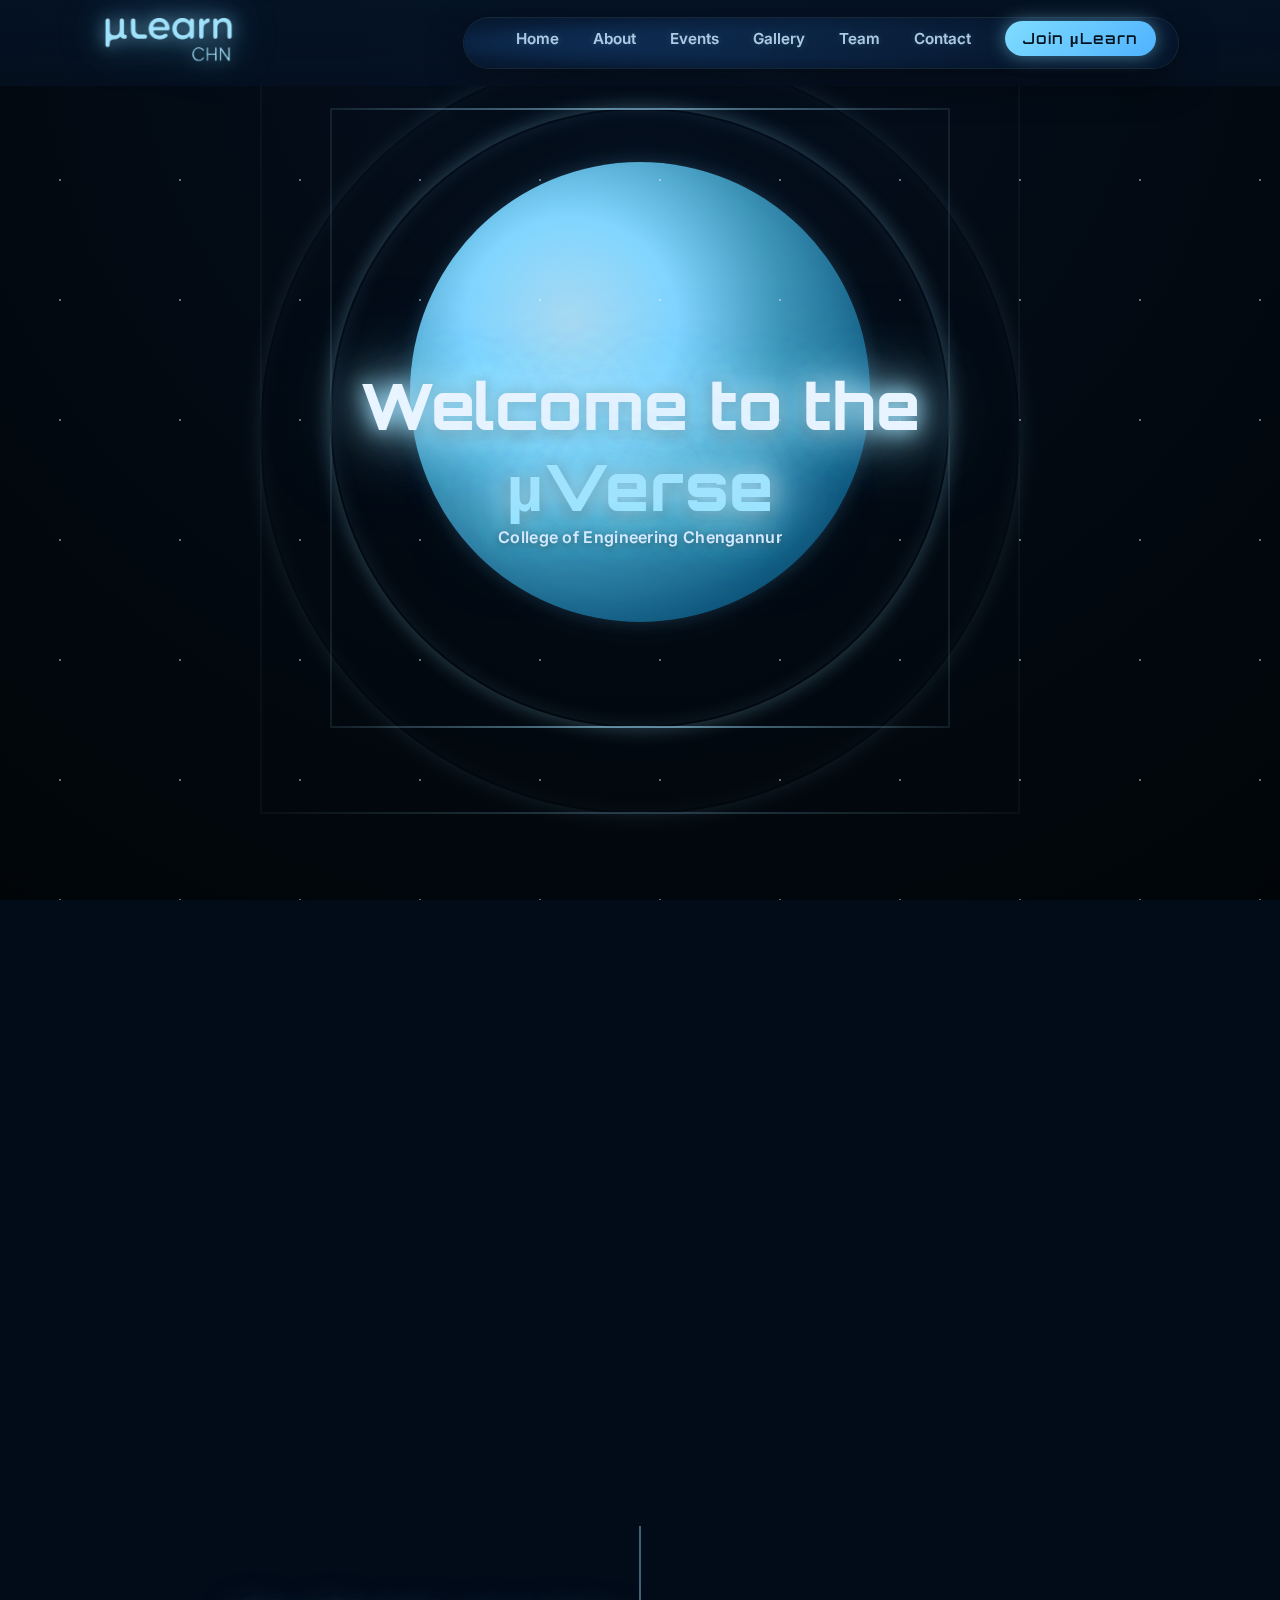
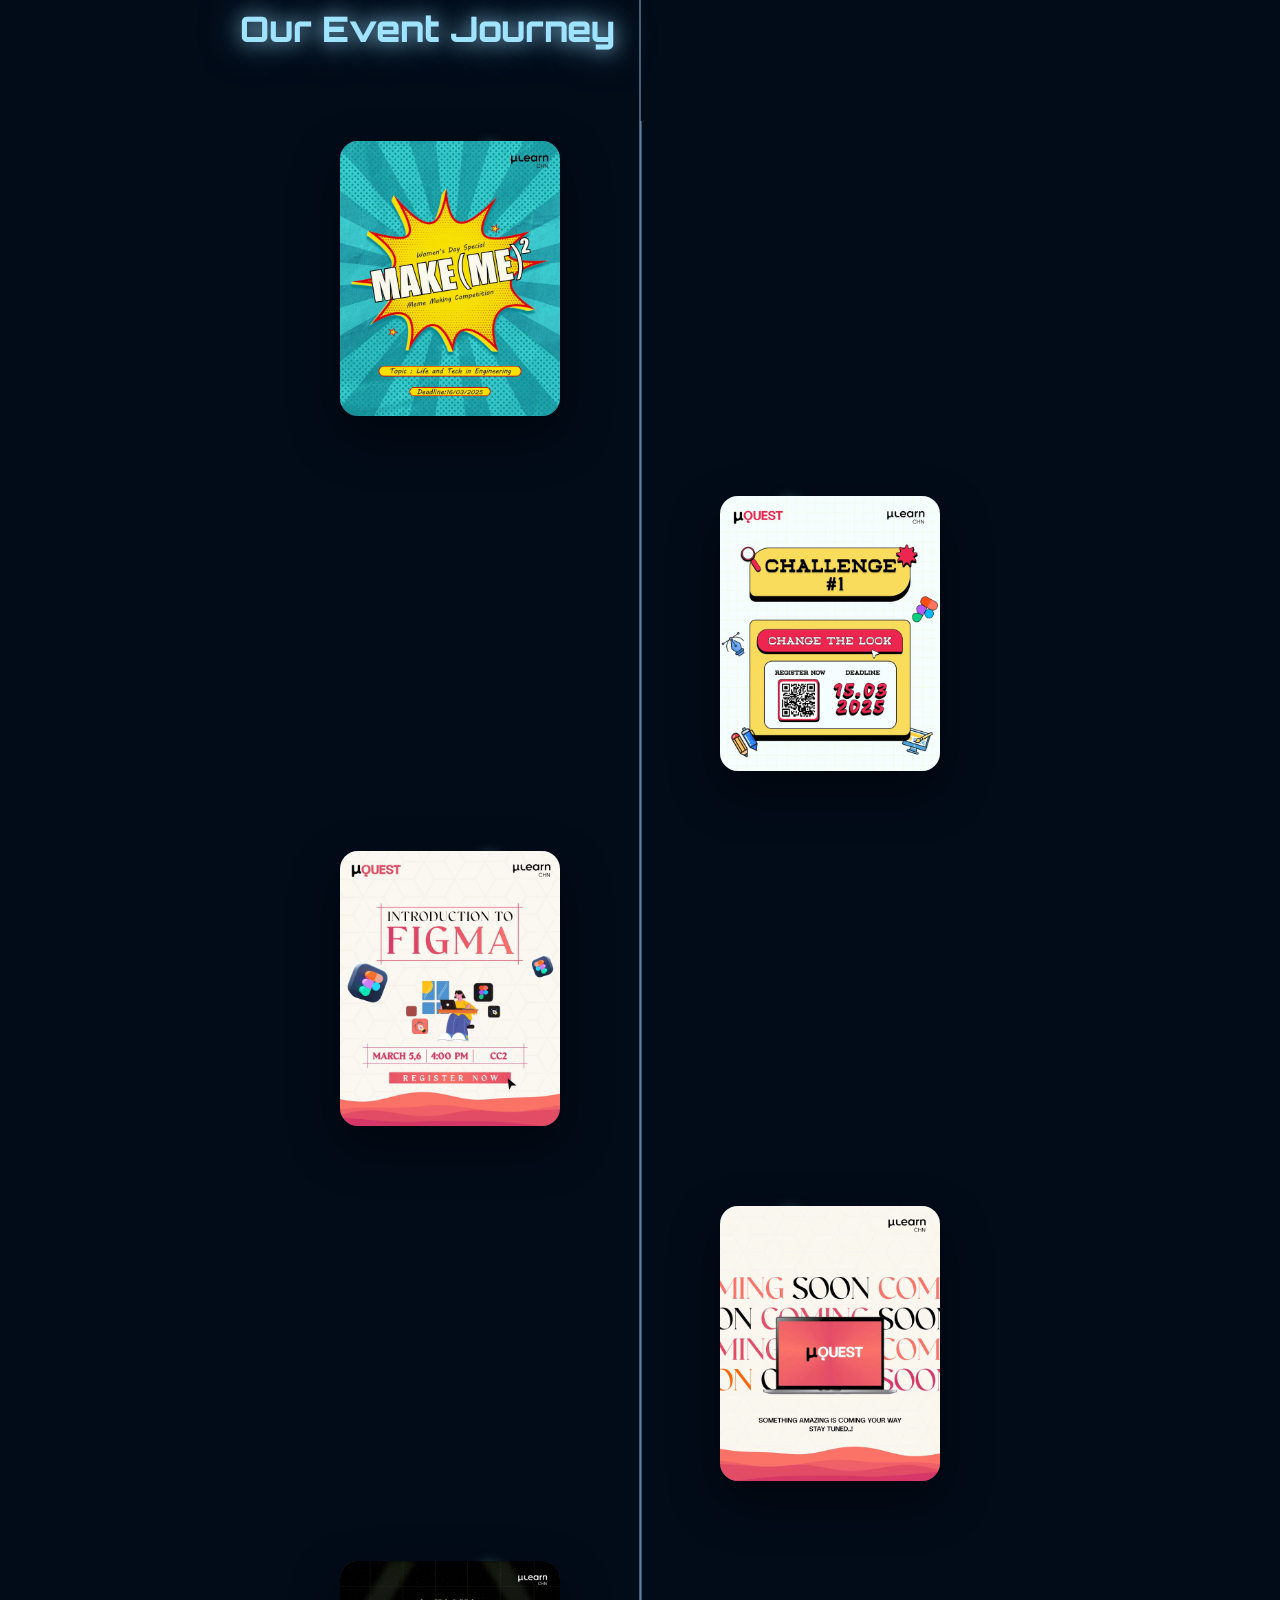
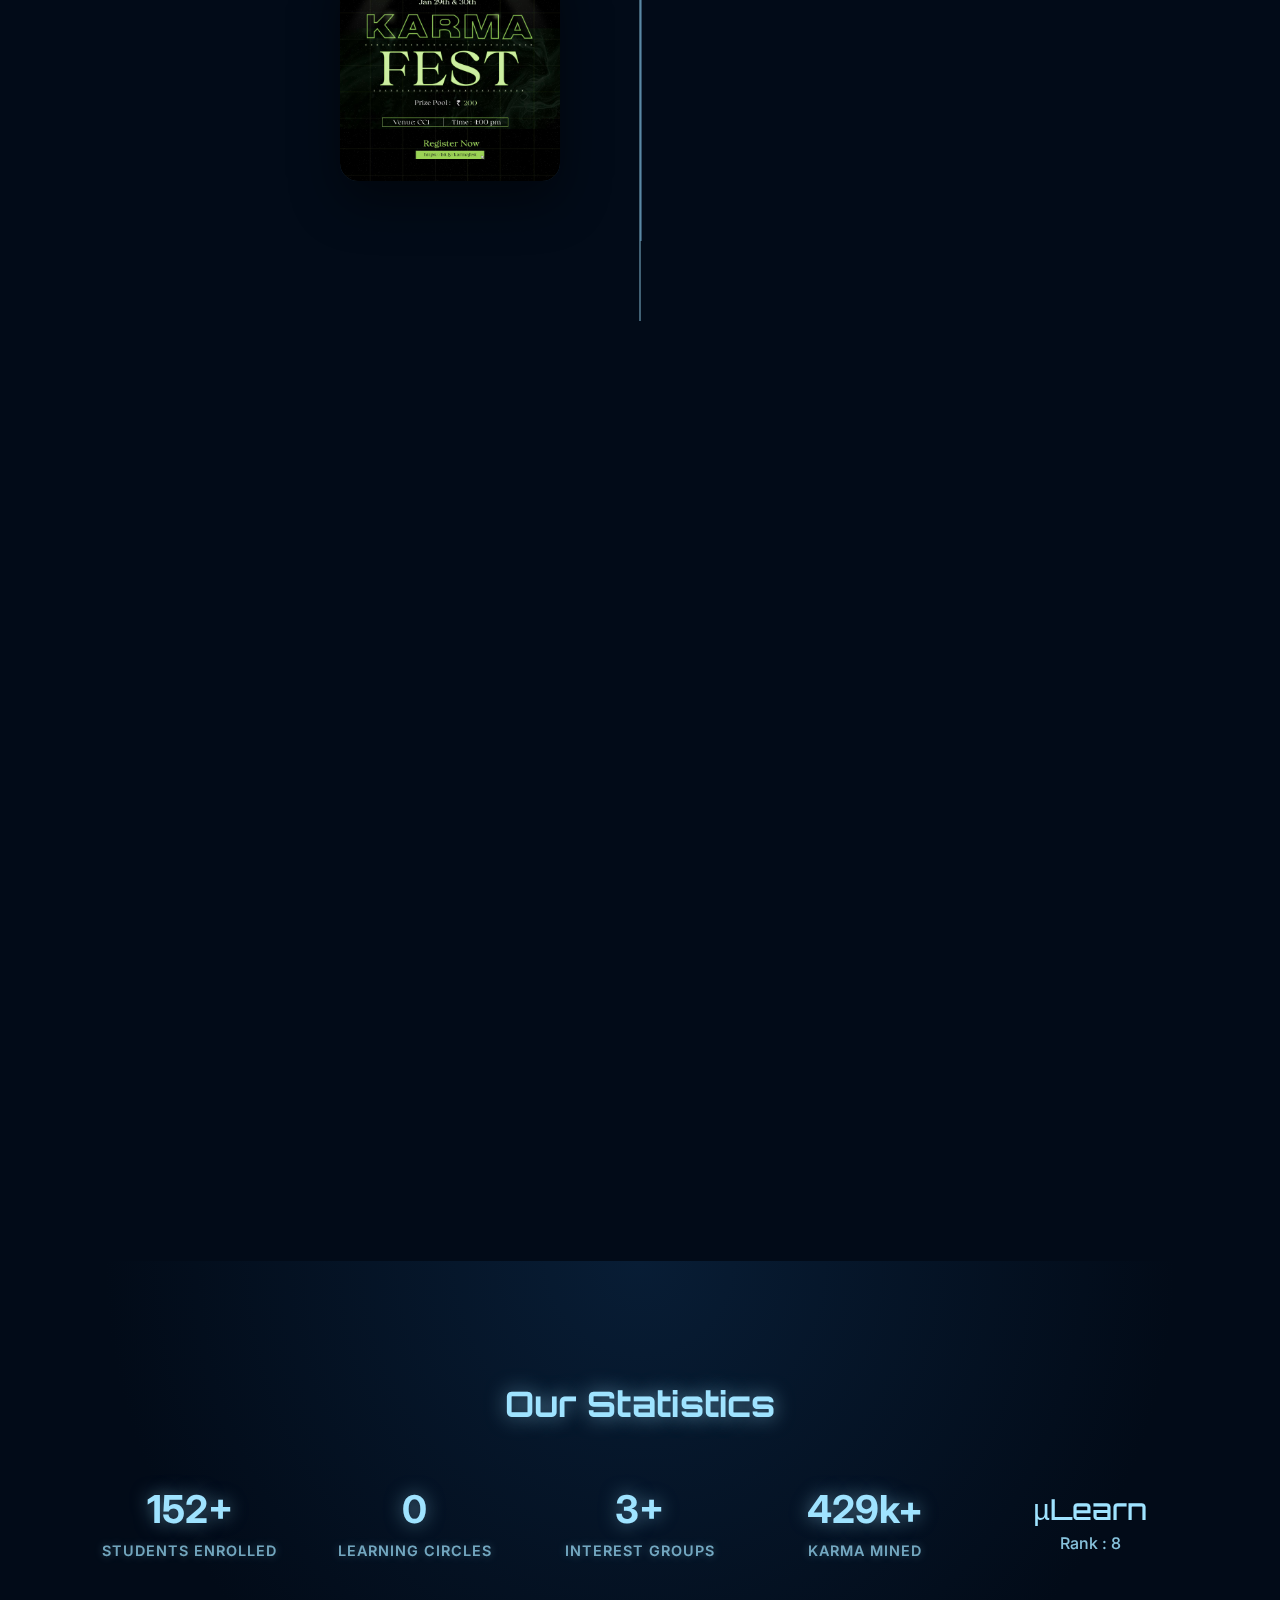
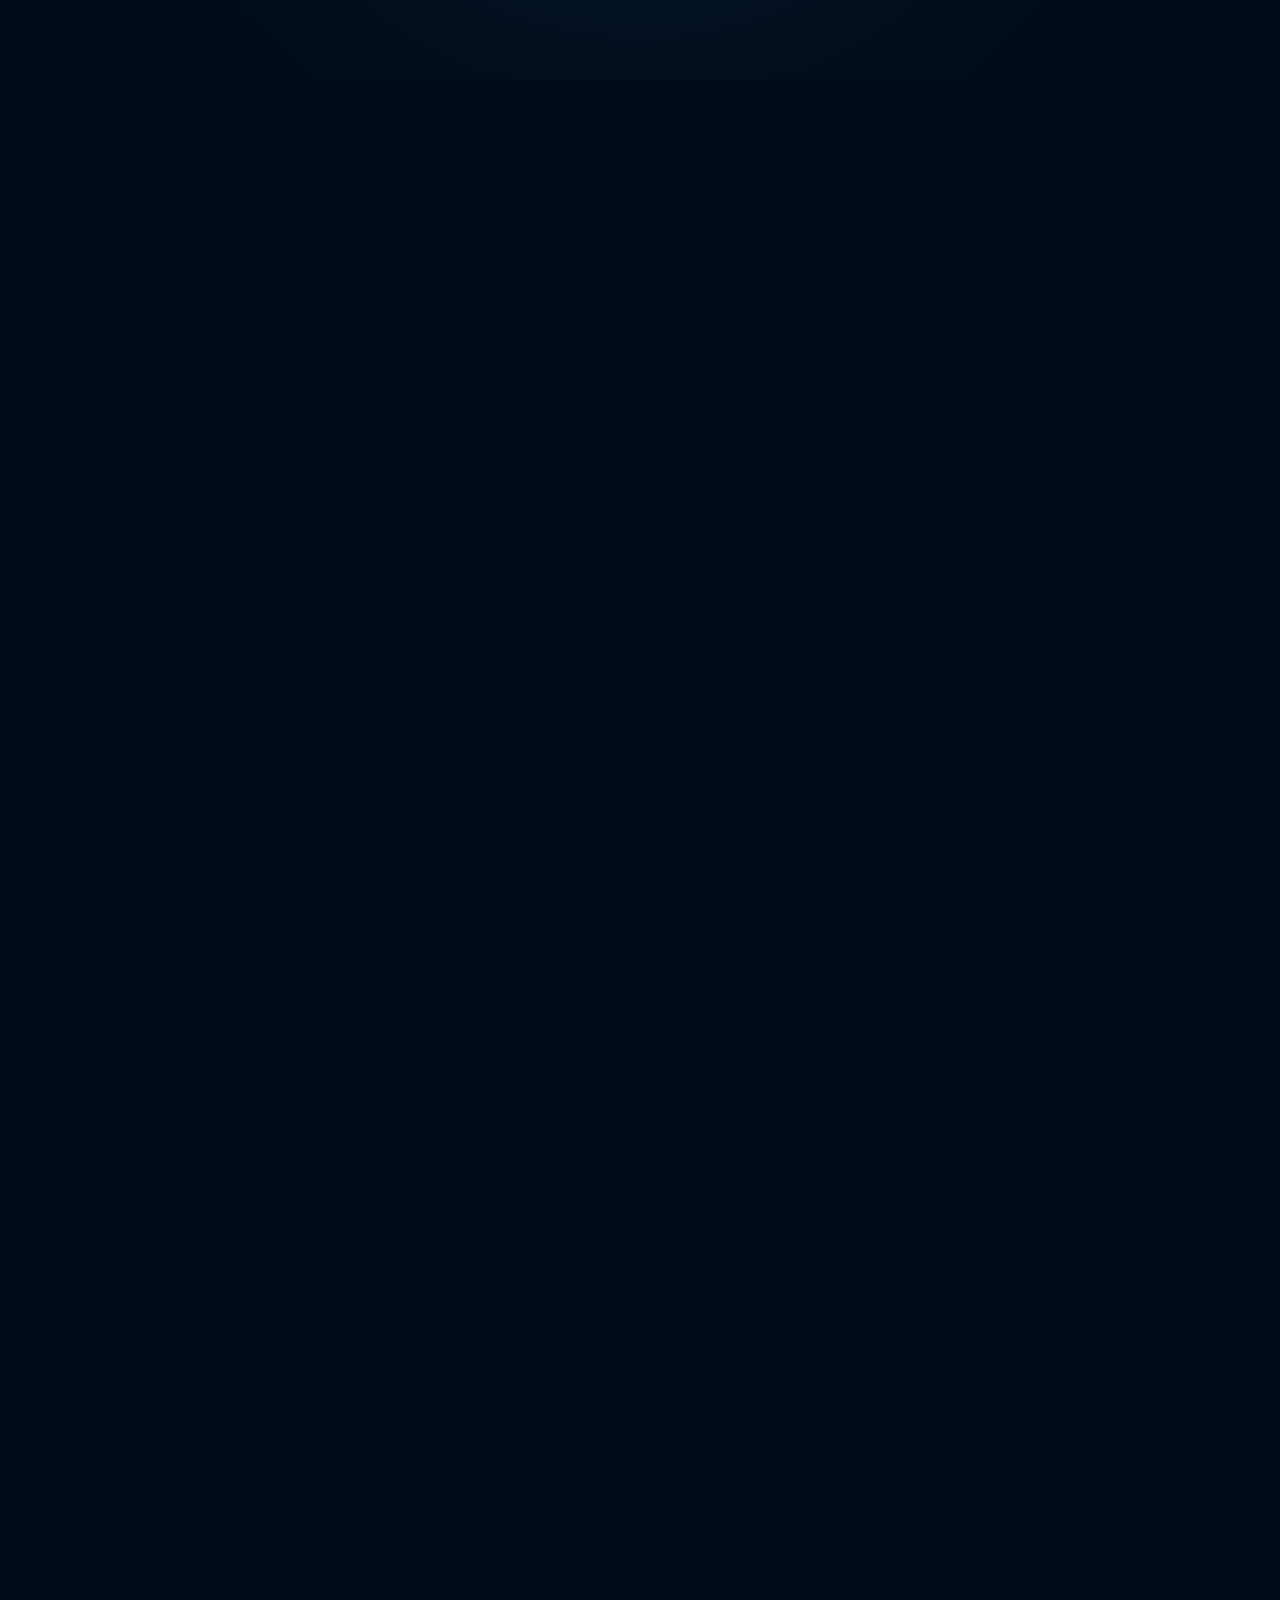
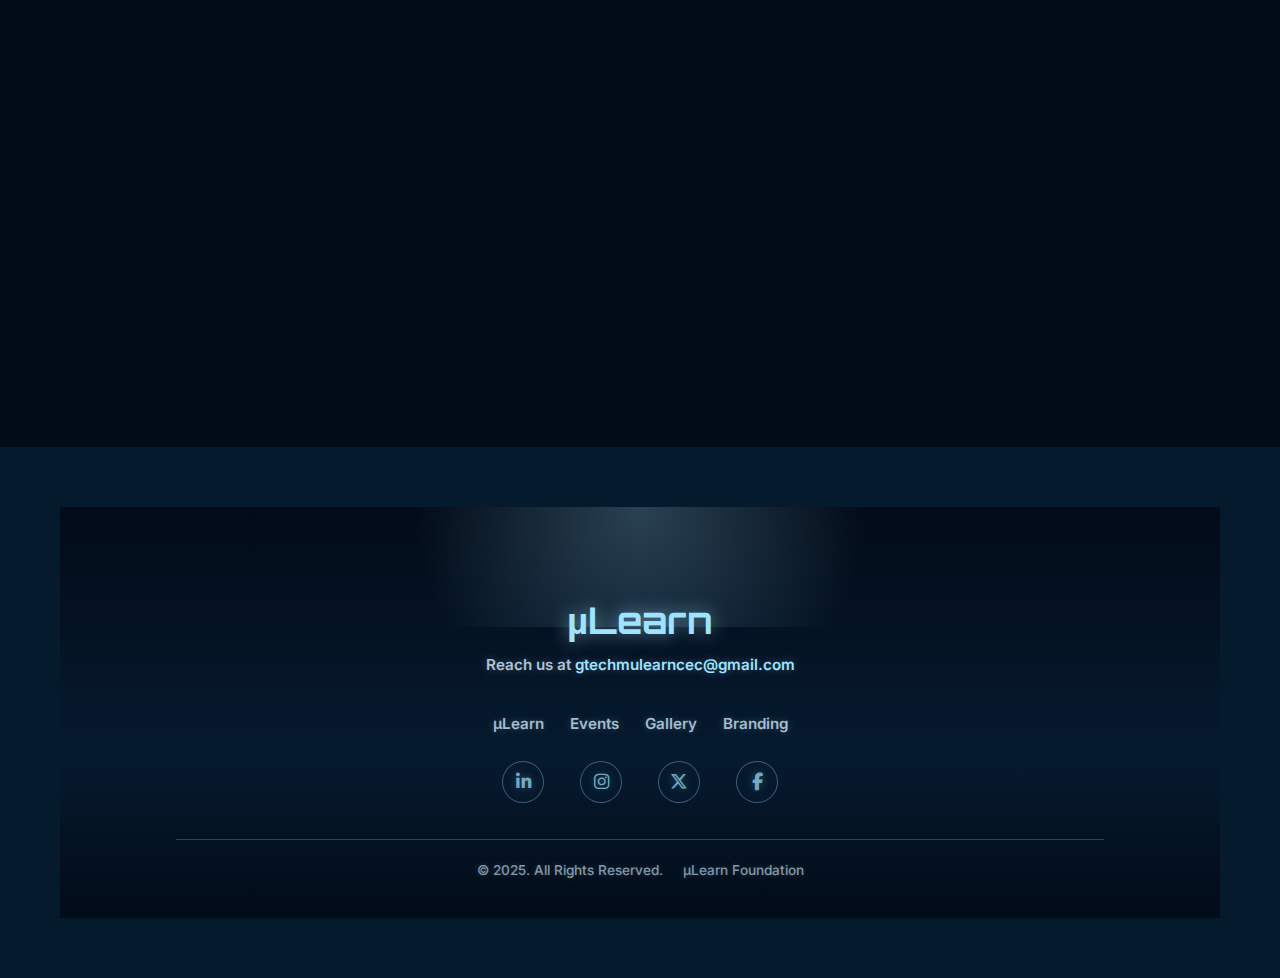
<file: index.html>
<!DOCTYPE html>
<html lang="en">
<head>
  <meta charset="UTF-8" />
  <title>µVerse – µLearn CHN</title>
  <meta name="viewport" content="width=1280">

  <script>
    // Prevent automatic jump to the events section when page loads with #events
    if (location.hash === '#events') {
      history.replaceState(null, '', location.pathname + location.search);
    }
  </script>

  <!-- Google Fonts -->
  <link href="https://fonts.googleapis.com/css2?family=Orbitron:wght@400;600;800&family=Inter:wght@300;400;600&display=swap" rel="stylesheet">

  <!-- Font Awesome Icons (ADD THIS HERE) -->
  <link
    rel="stylesheet"
    href="https://cdnjs.cloudflare.com/ajax/libs/font-awesome/6.5.1/css/all.min.css"
  />

  <!-- Your Main CSS -->
  <link rel="stylesheet" href="style.css">

</head>
<body>

<!-- SPACE BACKGROUND (ALWAYS BEHIND) -->
<div class="space-system">
  <div class="stars"></div>
  <div class="stars slow"></div>

  <div class="planet">
    <div class="planet-grid"></div>
  </div>

  <div class="orbit orbit-1"></div>
  <div class="orbit orbit-2"></div>
</div>

<!-- NAVBAR -->
<header class="navbar">
  <div class="logo-container">
    <img src="images/M_bg.png" alt="µLearn CHN" class="logo-img">
  </div>

  <!-- Mobile nav toggle -->
  <button class="nav-toggle" aria-label="Open navigation" aria-expanded="false" aria-controls="site-nav">
    <span class="bar"></span>
    <span class="bar"></span>
    <span class="bar"></span>
  </button>

  <nav id="site-nav" class="header-nav" role="navigation">
    <a href="#home">Home</a>
    <a href="#about">About</a>
    <a href="#events">Events</a>
    <a href="#memories">Gallery</a>
    <a href="#team">Team</a>
    <a href="#connect">Contact</a>
    <a href="join.html" class="join-btn">Join µLearn</a>
  </nav>
</header>

<!-- HERO -->
<section class="hero reveal">
  <h1>Welcome to the<br><span>µVerse</span></h1>
  <p class="subtitle">College of Engineering Chengannur</p>

  
</section>

<!-- ABOUT -->
<section id="about" class="section glass reveal">
  <h2>About Us</h2>
  <p class="center">
    µLearn CHN is a dynamic community powered by GTech, dedicated to fostering
    growth through mutual learning. We bring together curious minds to explore
    new ideas, develop skills, and collaborate on innovative projects.
    Our community thrives on peer learning, mentorship, and hands-on
    experiences, empowering individuals to grow both personally and
    professionally. Join us and be part of a movement that transforms learning
    into action!
  </p>
</section>

<!-- EVENTS (TIMELINE) -->
<section id="events" class="section timeline">
  <h2 class="section-title">Our Event Journey</h2>

  <div class="timeline-container">

    <!-- Center line -->
    <div class="timeline-line"></div>

    <!-- Event 1 (LEFT) -->
    <div class="mission left">
      <div class="mission-glass"
           data-title="Make(Me)²"
           data-date="Mar 9–16"
           data-desc="Meme-making competition for Women's Day.">
        <img src="images/MAKE(ME).webp" alt="Make(Me)²">
      </div>
    </div>

    <!-- Event 2 (RIGHT) -->
    <div class="mission right">
      <div class="mission-glass"
           data-title="Change the Look"
           data-date="Mar 7–15"
           data-desc="Poster design challenge focused on creativity.">
        <img src="images/Change the Look.webp" alt="Change the Look">
      </div>
    </div>

    <!-- Event 3 (LEFT) -->
    <div class="mission left">
      <div class="mission-glass"
           data-title="Introduction to Figma"
           data-date="Mar 5–6"
           data-desc="Hands-on UI/UX workshop using Figma.">
        <img src="images/Introduction to Figma.webp" alt="Introduction to Figma">
      </div>
    </div>

    <!-- Event 4 (RIGHT) -->
    <div class="mission right">
      <div class="mission-glass"
           data-title="µQUEST"
           data-date="Mar 5"
           data-desc="Interactive quiz challenge.">
        <img src="images/MuQuest.jpeg" alt="µQUEST">
      </div>
    </div>

    <!-- Event 5 (LEFT) -->
    <div class="mission left">
      <div class="mission-glass"
           data-title="Karma Fest"
           data-date="Jan 29–30"
           data-desc="2-day onboarding & Discord engagement event.">
        <img src="images/Karma_Fest.jpeg" alt="Karma Fest">
      </div>
    </div>

  </div>

  <!-- Floating Preview Panel -->
  <div id="event-preview" class="event-preview">
    <span class="preview-date"></span>
    <h3 class="preview-title"></h3>
    <p class="preview-desc"></p>
  </div>
</section>



<!-- Event Journey script -->
<script>
  (function() {
    const preview = document.getElementById('event-preview');
    const eventsSection = document.getElementById('events');
    const timelineContainer = eventsSection.querySelector('.timeline-container');

    const dateEl = preview.querySelector('.preview-date');
    const titleEl = preview.querySelector('.preview-title');
    const descEl = preview.querySelector('.preview-desc');

    let activeGlass = null;


    function positionPreview(missionElem, side) {
      const eventsRect = eventsSection.getBoundingClientRect();
      const missionRect = missionElem.getBoundingClientRect();
      const previewRect = preview.getBoundingClientRect();

      // Vertical center aligned to mission
      let top = missionRect.top - eventsRect.top + (missionRect.height / 2) - (previewRect.height / 2);

      // Horizontal: place preview outside the mission box
      let left;
      const gap = 14; // spacing between mission and preview
      if (side === 'right') {
        left = missionRect.right - eventsRect.left + gap;
      } else {
        left = missionRect.left - eventsRect.left - previewRect.width - gap;
      }

      // Clamp vertical so it doesn't overflow the events section
      const maxTop = eventsSection.clientHeight - previewRect.height - 8;
      top = Math.max(8, Math.min(top, maxTop));

      preview.style.top = Math.round(top) + 'px';
      preview.style.left = Math.round(left) + 'px';
    }

    function isMobile() {
      return window.innerWidth <= 768;
    }

    function closePreview() {
      preview.classList.remove('active', 'from-left', 'from-right', 'mobile-overlay');
      const allGlasses = timelineContainer.querySelectorAll('.mission-glass');
      allGlasses.forEach(g => g.classList.remove('active'));
      
      // Clear ALL inline styles to ensure clean state
      function closePreview() {
  preview.classList.remove('active', 'from-left', 'from-right', 'mobile-overlay');

  if (activeGlass) {
    activeGlass.classList.remove('active');
    activeGlass = null;
  }
}
    }

    function handleMissionGlassClick(e) {
      const glass = e.target.closest('.mission-glass');
      if (!glass) return;

      e.stopPropagation();

      // Remove active class from all glasses
      // Reset previous
    if (activeGlass && activeGlass !== glass) {
    activeGlass.classList.remove('active');
}

    activeGlass = glass;
    glass.classList.add('active');


      dateEl.textContent = glass.dataset.date;
      titleEl.textContent = glass.dataset.title;
      descEl.textContent = glass.dataset.desc;

      const mission = glass.closest('.mission');
      const isLeft = mission.classList.contains('left');

      // Reset animation classes then add the appropriate one
      preview.classList.remove('from-left', 'from-right');
      preview.classList.add(isLeft ? 'from-right' : 'from-left');

      // Mobile behaviour: overlay preview on top of the clicked mission
      if (isMobile()) {
        // ensure mission is positioned
        mission.style.position = mission.style.position || 'relative';

        // move preview into mission and style as overlay
        if (!preview.classList.contains('mobile-overlay')) {
  mission.appendChild(preview);
}


        preview.classList.add('mobile-overlay');
        preview.classList.add('active');
        preview.style.top = '50%';
        preview.style.left = '50%';
        preview.style.transform = 'translate(-50%, -50%) scale(1)';
        preview.style.pointerEvents = 'auto';
        preview.style.width = '90%';
      } else {
        // Desktop: keep existing behaviour (floating aside)
       

        preview.classList.remove('mobile-overlay');
        preview.classList.remove('active');
        preview.style.top = '';
        preview.style.left = '';
        requestAnimationFrame(() => {
          positionPreview(mission, isLeft ? 'right' : 'left');
          preview.classList.add('active');
        });
      }
    }

    // Use event delegation on the timeline container
    timelineContainer.addEventListener('click', handleMissionGlassClick);

    // Prevent clicks inside preview from closing it
    preview.addEventListener('click', (e) => e.stopPropagation());

    // Close on outside click - but exclude nav-related clicks
    document.addEventListener('click', (e) => {
      // Don't close if clicking on navbar, nav toggle, or inside the events section
      const isNavbarClick = e.target.closest('.navbar, .header-nav, .nav-toggle');
      const isEventsClick = e.target.closest('#events');
      
      if (!isNavbarClick && !isEventsClick) {
        closePreview();
      }
    });

    document.addEventListener('keydown', (e) => {
      if (e.key === 'Escape') {
        closePreview();
      }
    });

    // MOBILE NAV TOGGLE
    const navToggle = document.querySelector('.nav-toggle');
    const siteNav = document.getElementById('site-nav');
    navToggle && navToggle.addEventListener('click', (e) => {
      e.stopPropagation();
      const expanded = navToggle.getAttribute('aria-expanded') === 'true';
      navToggle.setAttribute('aria-expanded', String(!expanded));
      siteNav.classList.toggle('open');
    });
  })();
</script>







<!-- MEMORIES -->
<section id="memories" class="section glass split reveal">
  <h2 class="memories-title">Memories</h2>

  <div class="memories-container">
    <div class="memory-glass memory-top-left" style="background-image: url('images/M1.jpeg');"></div>
    <div class="memory-glass memory-top-center" style="background-image: url('images/M2.jpeg');"></div>
    <div class="memory-glass memory-top-right" style="background-image: url('images/M3.jpeg');"></div>
    <div class="memory-glass memory-middle-left" style="background-image: url('images/M4.jpeg');"></div>
    <div class="memory-glass memory-center" style="background-image: url('images/M5.jpeg');"></div>
    <div class="memory-glass memory-middle-right" style="background-image: url('images/M6.jpeg');"></div>
    <div class="memory-glass memory-bottom-left" style="background-image: url('images/M7.jpeg');"></div>
    <div class="memory-glass memory-bottom-center" style="background-image: url('images/M8.jpeg');"></div>
    <div class="memory-glass memory-bottom-right" style="background-image: url('images/M9.jpeg');"></div>
    <div class="memory-glass memory-bottom-center" style="background-image: url('images/M10.jpeg');"></div>
    <div class="memory-glass memory-bottom-right" style="background-image: url('images/M11.jpeg');"></div>
  </div>
</section>

<!-- STATS -->
<section class="stats">
  <h2 class="stats-title">Our Statistics</h2>

  <div class="stats-grid">
    <div class="stat">
      <span class="stat-number">152+</span>
      <span class="stat-label">Students Enrolled</span>
    </div>

    <div class="stat">
      <span class="stat-number">0</span>
      <span class="stat-label">Learning Circles</span>
    </div>

    <div class="stat">
      <span class="stat-number">3+</span>
      <span class="stat-label">Interest Groups</span>
    </div>

    <div class="stat">
      <span class="stat-number">429k+</span>
      <span class="stat-label">Karma Mined</span>
    </div>

    <div class="stat rank">
      <span class="stat-brand">µLearn</span>
      <span class="stat-rank">Rank : 8</span>
    </div>
  </div>
</section>


<!-- LEARNING CIRCLES -->
<section class="section glass split reveal">
  <div>
    <h2>Explore Learning Circles</h2>
    <p>
      Informal groups to learn, build, and grow together around shared interests.
    </p>
    <a href="circles.html" class="btn">Create / Join</a>
  </div>
  <div class="circle-visual"><img src="images/Cartoon_image.png" alt="Learning illustration"></div>
</section>

<!-- TEAM -->
<section id="team" class="section reveal">
  <h2>Our Team</h2>
  <div class="team-grid">
    <div class="member">
      <div class="avatar"><img src="images/member1.jpeg" alt="Member Name"></div>
      <h4>Geetha S</h4>
      <span>Lead Enabler</span>
    </div>
    <div class="member">
      <div class="avatar"><img src="images/member2.jpeg" alt="Member Name"></div>
      <h4>Shijina S</h4>
      <span>Campus Lead</span>
    </div>
    <div class="member">
      <div class="avatar"><img src="images/member3.jpeg" alt="Member Name"></div>
      <h4>Nithin Jayakumar</h4>
      <span>Campus Co-Lead</span>
    </div>
    <div class="member">
      <div class="avatar"><img src="images/member4.jpeg" alt="Member Name"></div>
      <h4>Anna Jaison</h4>
      <span>Creative Lead</span>
    </div>
    <div class="member">
      <div class="avatar"><img src="images/member5.jpeg" alt="Member Name"></div>
      <h4>Nanma Maryam Soence</h4>
      <span>Operation Lead</span>
    </div>
    <div class="member">
      <div class="avatar"><img src="images/member6.jpeg" alt="Member Name"></div>
      <h4>Amanul Farhan</h4>
      <span>Technical Lead</span>
    </div>
    <div class="member">
      <div class="avatar"><img src="images/member7.jpeg" alt="Member Name"></div>
      <h4>Kasinathan C G</h4>
      <span>Media Lead</span>
    </div>
    <div class="member">
      <div class="avatar"><img src="images/member8.jpeg" alt="Member Name"></div>
      <h4>Hanin C K</h4>
      <span>Operation Team</span>
    </div>
    <div class="member">
      <div class="avatar"><img src="images/member9.jpeg" alt="Member Name"></div>
      <h4>Gourinandhan R</h4>
      <span>Operation Team</span>
    </div>
    <div class="member">
      <div class="avatar"><img src="images/member10.jpeg" alt="Member Name"></div>
      <h4>Govind J S</h4>
      <span>Designer</span>
    </div>
    <div class="member">
      <div class="avatar"><img src="images/member11.jpeg" alt="Member Name"></div>
      <h4>Juhaina Jaleel</h4>
      <span>Designer</span>
    </div>
    <div class="member">
      <div class="avatar"><img src="images/member12.jpeg" alt="Member Name"></div>
      <h4>Megha B Chandran</h4>
      <span>Content Team</span>
    </div>
    <div class="member">
      <div class="avatar"><img src="images/member13.jpeg" alt="Member Name"></div>
      <h4>Albin Thomas</h4>
      <span>Content Team</span>
    </div>
    <div class="member">
      <div class="avatar"><img src="images/member14.jpeg" alt="Member Name"></div>
      <h4>Pavithra A</h4>
      <span>Media Team</span>
    </div>
    <div class="member">
      <div class="avatar"><img src="images/member15.jpeg" alt="Member Name"></div>
      <h4>Viswaprabha</h4>
      <span>IG Lead-IOT</span>
    </div>
    <div class="member">
      <div class="avatar"><img src="images/member16.jpeg" alt="Member Name"></div>
      <h4>Sanjeev S Nair</h4>
      <span>IG Lead-UI/UX</span>
    </div>
  </div>
</section>

<!-- CONNECT -->
<section id="connect" class="section glass center reveal">
  <h2>Connect With Us</h2>
  <p>Join our Discord & WhatsApp communities</p>
  <div class="actions">
    <a
  href="https://discord.gg/suGfzrHKt"
  target="_blank"
  rel="noopener"
  class="btn primary">
  Join Discord
</a>

    <button class="btn ghost">Join WhatsApp</button>
  </div>
</section>

<!-- FOOTER -->
<footer>
  <footer class="mulearn-footer">
  <div class="footer-inner">

    <!-- Brand -->
    <div class="footer-brand">
      <h2>µLearn</h2>
      <p class="footer-email">
        Reach us at
        <a href="mailto:gtechmulearncec@gmail.com">
          gtechmulearncec@gmail.com
        </a>
      </p>
    </div>

    <!-- Links -->
    <div class="footer-links">
      <a href="#">µLearn</a>
      <a href="#">Events</a>
      <a href="#">Gallery</a>
      <a href="#">Branding</a>
    </div>

    <!-- Socials -->
    <div class="footer-socials">
    <a href="https://www.linkedin.com/company/gtech-mulearn-cec/"
     class="social"
     data-label="LinkedIn"
     target="_blank">
    <i class="fa-brands fa-linkedin-in"></i>
  </a>

  <a href="https://www.instagram.com/mulearn.chn/"
     class="social"
     data-label="Instagram"
     target="_blank">
    <i class="fa-brands fa-instagram"></i>
  </a>

  <a href="https://twitter.com/mulearn"
     class="social"
     data-label="Twitter"
     target="_blank">
    <i class="fa-brands fa-x-twitter"></i>
  </a>

  <a href="https://www.facebook.com/mulearnfoundation/"
     class="social"
     data-label="Facebook"
     target="_blank">
    <i class="fa-brands fa-facebook-f"></i>
  </a>
</div>

</div>

    </div>

    <!-- Bottom -->
    <div class="footer-bottom">
      <span>© 2025. All Rights Reserved.</span>
      <span>µLearn Foundation</span>
    </div>

  </div>
</footer>

<script src="script.js"></script>
<script>
(() => {
  const memories = document.querySelectorAll('.memory-glass');
  const container = document.querySelector('.memories-container');
  const centerX = container.clientWidth / 2;
  const centerY = container.clientHeight / 2;

  let index = 0;

  function moveToCenter(el) {
    const rect = el.getBoundingClientRect();
    const parentRect = container.getBoundingClientRect();

    const x = centerX - (rect.width / 2) - (rect.left - parentRect.left);
    const y = centerY - (rect.height / 2) - (rect.top - parentRect.top);

    el.style.transform = `translate(${x}px, ${y}px) scale(1.15)`;
    el.classList.add('is-center');
  }

  function reset(el) {
    el.style.transform = '';
    el.classList.remove('is-center');
  }

  function cycle() {
    memories.forEach(reset);

    const current = memories[index];
    moveToCenter(current);

    index = (index + 1) % memories.length;
  }

  // start AFTER section is visible
  const observer = new IntersectionObserver(entries => {
    if (entries[0].isIntersecting) {
      cycle();
      setInterval(cycle, 2800); // 🔥 fast but aesthetic
      observer.disconnect();
    }
  }, { threshold: 0.5 });

  observer.observe(container);
})();
</script>



</body>
</html>
</file>
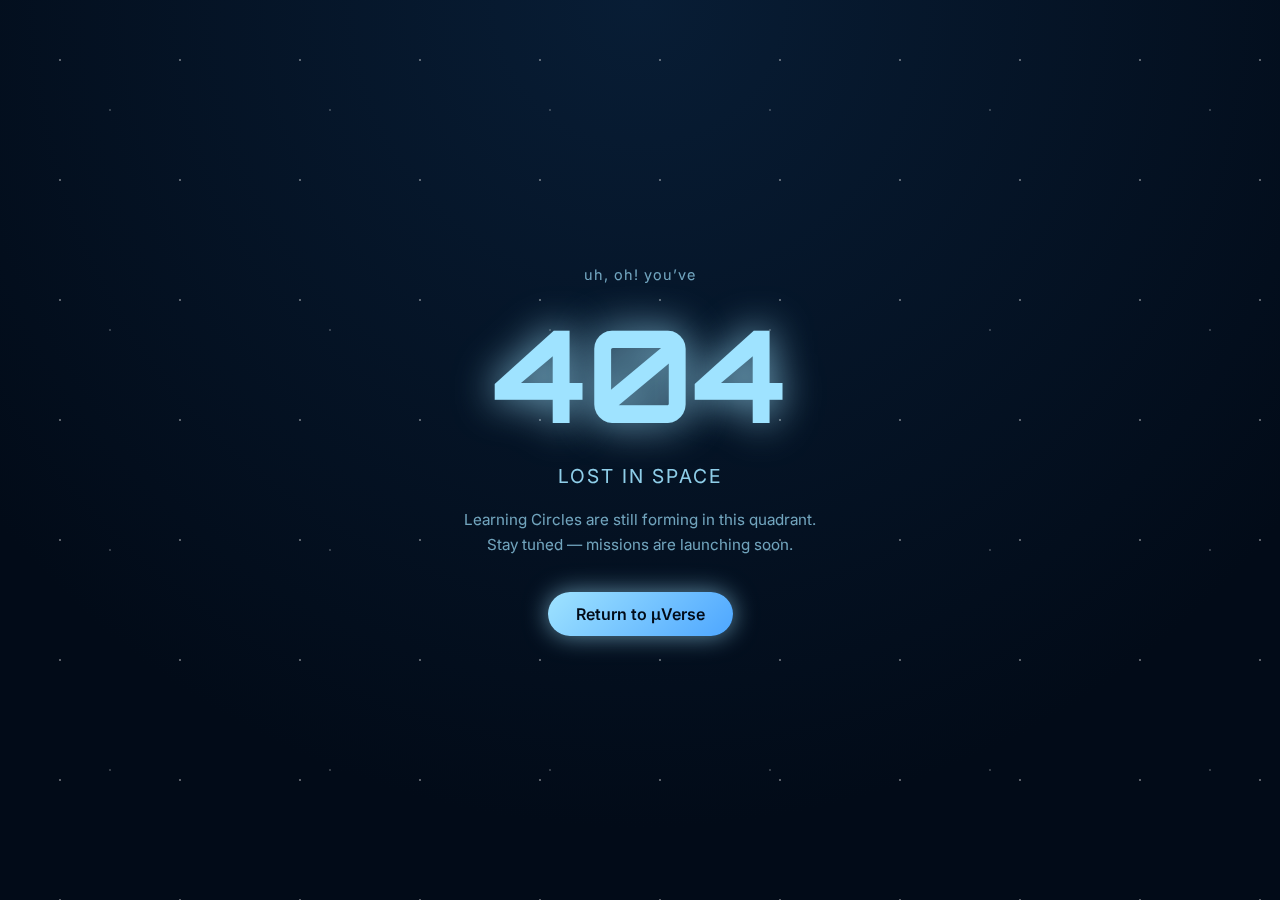
<file: circles.html>
<!DOCTYPE html>
<html lang="en">
<head>
  <meta charset="UTF-8" />
  <title>Lost in Space | µLearn</title>
  <meta name="viewport" content="width=1280" />

  <link href="https://fonts.googleapis.com/css2?family=Orbitron:wght@400;600;800&family=Inter:wght@300;400;600&display=swap" rel="stylesheet">
  <link rel="stylesheet" href="circles.css">
</head>
<body>

<div class="space-bg">
  <div class="stars"></div>
  <div class="stars slow"></div>

  <div class="lost-container">
    <span class="oops">uh, oh! you’ve</span>
    <h1 class="code">404</h1>
    <p class="subtitle">Lost in Space</p>

    <p class="desc">
      Learning Circles are still forming in this quadrant.<br>
      Stay tuned — missions are launching soon.
    </p>

    <a href="index.html" class="back-btn">Return to µVerse</a>
  </div>
</div>

</body>
</html>
</file>
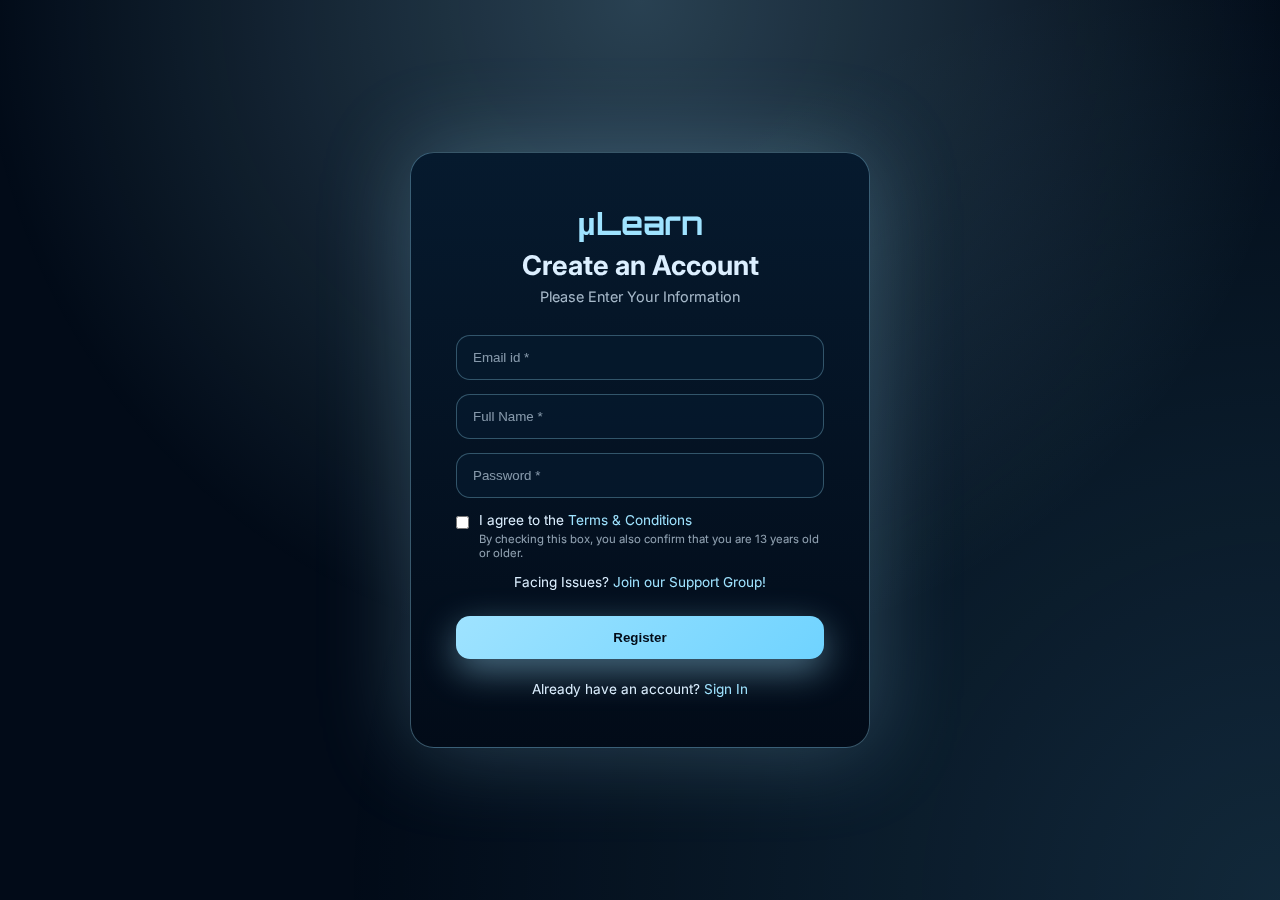
<file: join.html>
<!DOCTYPE html>
<html lang="en">
<head>
  <meta charset="UTF-8" />
  <title>Join µLearn – µVerse</title>
  <meta name="viewport" content="width=1280" />

  <link href="https://fonts.googleapis.com/css2?family=Orbitron:wght@500;700&family=Inter:wght@300;400;600&display=swap" rel="stylesheet">
  <link rel="stylesheet" href="join.css">
</head>
<body>

  <!-- BACKGROUND -->
  <div class="join-bg"></div>

  

  <!-- CONTENT -->
  <main class="join-container">
    <div class="join-card">

      <h1 class="brand">µLearn</h1>
      <h2>Create an Account</h2>
      <p class="subtitle">Please Enter Your Information</p>

      <form>

        <input type="email" placeholder="Email id *" required>
        <input type="text" placeholder="Full Name *" required>
        <input type="password" placeholder="Password *" required>

        <label class="checkbox">
          <input type="checkbox" required>
          <span>
            I agree to the <a href="#">Terms & Conditions</a><br>
            <small>By checking this box, you also confirm that you are 13 years old or older.</small>
          </span>
        </label>

        <p class="support">
        Facing Issues? <a href="#">Join our Support Group!</a>
        </p>

        <button class="btn primary">Register</button>
      </form>

      <p class="signin">
        Already have an account? <a href="#">Sign In</a>
      </p>

    </div>
  </main>

</body>
</html>
</file>
<file: style.css>
* {
  margin: 0;
  padding: 0;
  box-sizing: border-box;
  padding-top: -300px;
  
}

/* MAIN CONTENT ABOVE BACKGROUND */
body > *:not(.space-system) {
  position: relative;
  z-index: 1;
}

/* Enforce desktop layout width so mobile renders same as desktop when viewport is fixed */
html, body {
  min-width: 1280px;
}


body {
  font-family: 'Inter', sans-serif;
  background: #020b18;
  color: #e5f3ff;
  overflow-x: hidden;
  font-weight: 500;
}

/* SPACE BACKGROUND */
.space-system {
  position: fixed;
  inset: 0;
  z-index: -10;
  pointer-events: none;
  background: radial-gradient(circle at top, #040f1e, #010508);
}

/* STARS */
.stars {
  position: absolute;
  inset: 0;
  background: radial-gradient(#fff 1px, transparent 1px);
  background-size: 120px 120px;
  opacity: 0.3;
  animation: drift 120s linear infinite;
}

.stars.slow {
  opacity: 0.15;
  animation-duration: 240s;
}

@keyframes drift {
  to { background-position: 0 3000px; }
}

/* PLANET */
.planet {
  position: absolute;
  top: 18%;
  left: 50%;
  transform: translateX(-50%);
  width: 460px;
  height: 460px;
  border-radius: 50%;
  background: radial-gradient(circle at 35% 35%, #a8d8f0 0%, #7fd3ff 25%, #3a8fb0 50%, #0f5578 75%, #082f47 100%);
  /* reduced blend and softer shadows to minimize page dimming */
  mix-blend-mode: screen;
  box-shadow: 
    0 0 18px rgba(127,211,255,0.15),
    0 0 30px rgba(79,179,232,0.09),
    inset -8px -8px 20px rgba(8,47,71,0.08),
    inset 8px 8px 16px rgba(168,216,240,0.03);
  animation: spin 90s linear infinite, pulse-glow 4s ease-in-out infinite;
}

@keyframes spin {
  to { transform: translateX(-50%) rotate(360deg); }
}

@keyframes pulse-glow {
  0%, 100% { filter: brightness(1); }
  50% { filter: brightness(1.15); }
}

/* ORBITS */
.orbit {
  position: absolute;
  border-radius: 50%;
  border: 2px solid;
  border-image: linear-gradient(90deg, rgba(159,227,255,0.1), rgba(159,227,255,0.6), rgba(159,227,255,0.1)) 1;
  box-shadow: 
    0 0 20px rgba(159,227,255,0.3),
    inset 0 0 20px rgba(159,227,255,0.1);
  animation: spin 60s linear infinite;
}

.orbit-1 {
  width: 620px;
  height: 620px;
  top: 12%;
  left: 50%;
  transform: translateX(-50%);
}

.orbit-2 {
  width: 760px;
  height: 760px;
  top: 6%;
  left: 50%;
  transform: translateX(-50%);
  opacity: 0.4;
}

/* NAVBAR */
.navbar {
  position: fixed;
  top: 0;
  width: 100%;
  padding: 18px 8%;
  display: flex;
  justify-content: space-between;
  backdrop-filter: blur(12px);
  z-index: 20;
  padding-right: -500px;
  right: 0;
}

.navbar a {
  margin-left: 30px;
  color: #e5f3ff;
  text-decoration: none;
  font-weight: 600;
  text-shadow: 0 0 8px rgba(159,227,255,0.2);
}


/* HERO */
.hero {
  height: 100vh;
  text-align: center;
  display: flex;
  flex-direction: column;
  justify-content: flex-start;
  position: relative;
  padding-top: 31vh;
}

.hero h1 {
  font-family: 'Orbitron', sans-serif;
  font-size: 4rem;
  font-weight: 800;
  color: #e8f4ff;
  text-shadow: 
    0 0 20px #9fe3ff,
    0 0 40px rgba(159,227,255,1),
    0 0 70px rgba(159,227,255,0.8),
    0 0 100px rgba(159,227,255,0.5),
    0 3px 15px rgba(0,0,0,0.8);
  z-index: 2;
  letter-spacing: 0.5px;
}

.hero span {
  color: #9fe3ff;
}

.subtitle {
  opacity: 1;
  font-weight: 600;
  color: #d4e8ff;
  text-shadow: 
    0 0 18px rgba(159,227,255,0.8),
    0 0 35px rgba(159,227,255,0.6),
    0 0 50px rgba(159,227,255,0.3),
    0 2px 10px rgba(0,0,0,0.7);
  z-index: 2;
  letter-spacing: 0.3px;
}

/* HERO IMAGE */
.hero-image {
  position: absolute;
  bottom: -5%;
  width: 120%;
  z-index: 0;
}

.hero-image img {
  width: 100%;
  opacity: 0.75;
  mask-image: linear-gradient(to bottom, black 60%, transparent);
}

/* SECTIONS */
.section {
  padding: 120px 10%;
}

.glass {
  background: rgba(255,255,255,0.03);
  backdrop-filter: blur(14px);
}

.center {
  text-align: center;
  font-weight: 500;
}

h2 {
  font-family: 'Orbitron', sans-serif;
  color: #9fe3ff;
  margin-bottom: 30px;
  font-weight: 700;
  text-shadow: 0 0 15px rgba(159,227,255,0.7), 0 0 30px rgba(159,227,255,0.4);
}

.section-title {
  font-size: 2.2rem;
  font-weight: 800;
  text-shadow: 0 0 20px rgba(159,227,255,0.8), 0 0 40px rgba(159,227,255,0.5);
}

/* TIMELINE */
.timeline {
  position: relative;
  max-width: 800px;
  margin: 0 auto;              /* centers the whole timeline */
  padding: 40px 0;

}
.timeline::before {
  content: "";
  position: absolute;
  top: 0;
  bottom: 0;
  left: 50%;
  width: 2px;
  background: rgba(159,227,255,0.4);
  transform: translateX(-50%);
}

.mission {
  position: relative;
  width: 50%;
  padding: 20px 30px;
  margin-bottom: 40px;
}
.mission:nth-child(odd) {
  left: 0;
  text-align: right;
}

/* right side */
.mission:nth-child(even) {
  left: 50%;
  text-align: left;
}

/* dot on the line */
.mission::before {
  content: "";
  position: absolute;
  top: 25px;
  width: 14px;
  height: 14px;
  border-radius: 50%;
  background: #9fe3ff;
  box-shadow: 0 0 15px rgba(159,227,255,0.8);
}

/* dot positioning */
.mission:nth-child(odd)::before {
  right: -7px;
}

.mission:nth-child(even)::before {
  left: -7px;
}

.mission .date {
  color: #9fe3ff;
}

/* MEMORIES */
.memory-grid {
  display: grid;
  grid-template-columns: repeat(3,1fr);
  gap: 20px;
}

#memories h2 {
  text-align: center;
  margin-bottom: 80px;
  font-size: 2.2rem;
  font-weight: 800;
  text-shadow: 0 0 20px rgba(159,227,255,0.8), 0 0 40px rgba(159,227,255,0.5);
  width: 100%;
}

.memories-container {
  position: relative;
  /* expand container to cover the full viewport width so items can glide end-to-end */
  width: 100vw;
  max-width: 100vw;
  height: 700px;
  left: 50%;
  transform: translateX(-50%);
  margin: 0;
  overflow: hidden;
}

.memories-title {
  position: absolute;
  top: 50%;
  left: 50%;
  transform: translate(-50%, -50%);
  z-index: 12;
  font-family: 'Orbitron', sans-serif;
  font-size: 2.4rem;
  color: #e7fbff;
  text-shadow: 0 0 18px rgba(159,227,255,0.35), 0 0 40px rgba(79,179,232,0.12);
  pointer-events: none;
}
.memory-glass {
  position: absolute;
  width: 240px;
  height: 180px;
  border-radius: 16px;
  background-size: cover;
  background-position: center;
  background-attachment: scroll;
  overflow: visible;
  z-index: 2;
  will-change: transform;
  /* keep glass blur but lighter so image shows through */
  backdrop-filter: blur(8px);
  -webkit-backdrop-filter: blur(8px);
  /* allow JS-driven glide offsets via CSS vars while preserving any base transforms */
  transform: var(--base-transform, translate(0,0)) translate(var(--gx, 0px), var(--gy, 0px));
  transition: transform 12s linear;
}

.memory-glass::before {
  content: '';
  position: absolute;
  inset: 0;
  background: linear-gradient(135deg, rgba(120, 200, 255, 0.06), rgba(20, 60, 100, 0.08));
  border-radius: 16px;
  pointer-events: none;
  border: 1px solid rgba(159, 227, 255, 0.22);
}

.memory-glass {
  box-shadow: 
    0 14px 40px rgba(0, 0, 0, 0.45),
    inset 0 0 22px rgba(159, 227, 255, 0.08),
    0 0 20px rgba(159, 227, 255, 0.12);
  transition: transform 0.35s cubic-bezier(.2,.9,.2,1), box-shadow 0.25s ease;
}

.memory-glass:hover {
  transform: scale(1.08) translateZ(0);
  box-shadow: 
    0 34px 90px rgba(95, 212, 255, 0.28),
    inset 0 0 40px rgba(159, 227, 255, 0.12),
    0 0 60px rgba(79, 179, 232, 0.18);
}

/* Top Row */
.memory-top-left {
  top: 6%;
  left: 6%;
  animation: roam-1 16s linear infinite alternate;
}

.memory-top-center {
  top: 8%;
  left: 50%;
  --base-transform: translateX(-50%);
  animation: roam-2 12s linear infinite alternate;
}

.memory-top-right {
  top: 6%;
  right: 6%;
  animation: roam-3 18s linear infinite alternate;
}

/* Middle Row */
.memory-middle-left {
  top: 45%;
  left: 8%;
  --base-transform: translateY(-50%);
  animation: roam-4 14s linear infinite alternate;
}

.memory-center {
  top: 50%;
  left: 50%;
  --base-transform: translate(-50%, -50%);
  animation: roam-5 20s linear infinite alternate;
}

.memory-middle-right {
  top: 45%;
  right: 8%;
  --base-transform: translateY(-50%);
  animation: roam-6 13s linear infinite alternate;
}

/* Bottom Row */
.memory-bottom-left {
  bottom: 6%;
  left: 10%;
  animation: roam-7 17s linear infinite alternate;
}

.memory-bottom-center {
  bottom: 6%;
  left: 50%;
  --base-transform: translateX(-50%);
  animation: roam-8 15s linear infinite alternate;
}

.memory-bottom-right {
  bottom: 6%;
  right: 8%;
  animation: roam-9 19s linear infinite alternate;
}

@keyframes roam-1 {
  0%,100% { transform: translate(0,0); }
  50% { transform: translate(180px, -40px); }
}

@keyframes roam-2 {
  0%,100% { transform: translate(-50%,0); }
  25% { transform: translate(-50%, -50px); }
  75% { transform: translate(-50%, 40px); }
}

@keyframes roam-3 {
  0%,100% { transform: translate(0,0); }
  50% { transform: translate(-160px, 30px); }
}

@keyframes roam-4 {
  0%,100% { transform: translate(0,0); }
  50% { transform: translate(120px, -60px); }
}

@keyframes roam-5 {
  0%,100% { transform: translate(-50%,-50%); }
  50% { transform: translate(-50%,-100%); }
}

@keyframes roam-6 {
  0%,100% { transform: translate(0,0); }
  50% { transform: translate(-120px, 50px); }
}

@keyframes roam-7 {
  0%,100% { transform: translate(0,0); }
  50% { transform: translate(160px, -30px); }
}

@keyframes roam-8 {
  0%,100% { transform: translate(-50%,0); }
  50% { transform: translate(-50%, -70px); }
}

@keyframes roam-9 {
  0%,100% { transform: translate(0,0); }
  50% { transform: translate(-200px, 40px); }
}

@keyframes pulse-float {
  0%, 100% { transform: translate(-50%, -50%) scale(1); }
  50% { transform: translate(-50%, -50%) scale(1.05); }
}

@keyframes move-diagonal-right {
  0%, 100% { transform: translate(0, 0); }
  50% { transform: translate(150px, -80px); }
}

@keyframes move-diagonal-left {
  0%, 100% { transform: translate(0, 0); }
  50% { transform: translate(-150px, -80px); }
}

@keyframes bounce-float {
  0%, 100% { transform: translateX(-50%) translateY(0); }
  25% { transform: translateX(-50%) translateY(-30px); }
  75% { transform: translateX(-50%) translateY(30px); }
}

/* Side Windows */
.memory-side-left-top {
  top: 15%;
  left: -60px;
  animation: move-in-left 9s ease-in-out infinite;
}

.memory-side-right-top {
  top: 15%;
  right: -60px;
  animation: move-in-right 9s ease-in-out infinite;
}

.memory-side-left-bottom {
  bottom: 15%;
  left: -60px;
  animation: move-in-left-up 10s ease-in-out infinite;
}

.memory-side-right-bottom {
  bottom: 15%;
  right: -60px;
  animation: move-in-right-up 10s ease-in-out infinite;
}

@keyframes move-in-left {
  0%, 100% { transform: translateX(-100px); }
  50% { transform: translateX(50px); }
}

@keyframes move-in-right {
  0%, 100% { transform: translateX(100px); }
  50% { transform: translateX(-50px); }
}

@keyframes move-in-left-up {
  0%, 100% { transform: translate(-100px, 0); }
  50% { transform: translate(50px, -60px); }
}

@keyframes move-in-right-up {
  0%, 100% { transform: translate(100px, 0); }
  50% { transform: translate(-50px, -60px); }
}

/* Side Windows */
.memory-side-left-top {
  top: 15%;
  left: -60px;
  animation: move-in-left 9s ease-in-out infinite;
}

.memory-side-right-top {
  top: 15%;
  right: -60px;
  animation: move-in-right 9s ease-in-out infinite;
}

.memory-side-left-bottom {
  bottom: 15%;
  left: -60px;
  animation: move-in-left-up 10s ease-in-out infinite;
}

.memory-side-right-bottom {
  bottom: 15%;
  right: -60px;
  animation: move-in-right-up 10s ease-in-out infinite;
}

@keyframes move-in-left {
  0%, 100% { transform: translateX(-100px); }
  50% { transform: translateX(50px); }
}

@keyframes move-in-right {
  0%, 100% { transform: translateX(100px); }
  50% { transform: translateX(-50px); }
}

@keyframes move-in-left-up {
  0%, 100% { transform: translate(-100px, 0); }
  50% { transform: translate(50px, -60px); }
}

@keyframes move-in-right-up {
  0%, 100% { transform: translate(100px, 0); }
  50% { transform: translate(-50px, -60px); }
}


/* STATS */
.stats-grid {
  display: grid;
  grid-template-columns: repeat(4,1fr);
  text-align: center;
}

.stats-grid strong {
  font-size: 2rem;
  color: #9fe3ff;
}

/* SPLIT */
.split {
  display: grid;
  grid-template-columns: 1fr 1fr;
  gap: 40px;
}

.circle-visual {
  height: 260px;
  border-radius: 20px;
  background: radial-gradient(circle, #9fe3ff, #020b18);
}

/* TEAM */
.team-grid {
  display: grid;
  grid-template-columns: repeat(auto-fit,minmax(220px,1fr));
  gap: 40px;
}

.member {
  text-align: center;
}

.avatar {
 width: 100px;
    height: 100px;
    margin: 0 auto 20px;
    border-radius: 50%;
    padding: 4px;
    background: radial-gradient(circle, #9fe3ff, #020b18);
    box-shadow: 0 0 25px #9fe3ff;
  }
  .avatar img {
    width: 100%;
    height: 100%;
    border-radius: 50%;
    object-fit: cover;
    background: #000;
  }
  
  .member-name {
    color: #9fe3ff;
    font-size: 1.15rem;
    margin-bottom: 6px;
    text-shadow: 0 0 12px #9fe3ff;
    font-weight: 600;
  }
  
  .member-role {
    font-size: 0.9rem;
    color: #9fe3ff;
    letter-spacing: 0.5px;
    font-weight: 600;
    text-shadow: 0 0 8px rgba(159,227,255,0.4);
  }

/* BUTTONS */
.btn {
  padding: 14px 32px;
  border: none;
  border-radius: 30px;
  background: #9fe3ff;
  color: #020b18;
  font-family: 'Orbitron', sans-serif;
  cursor: pointer;
  text-decoration-style: none;
}

.btn.ghost {
  background: transparent;
  border: 1px solid #9fe3ff;
  color: #9fe3ff;
  text-decoration-style: none;
}

/* FOOTER */
footer {
  padding: 60px;
  text-align: center;
  background: #061a2e;
}

/* SCROLL REVEAL */
.reveal {
  opacity: 0;
  transform: translateY(40px);
  transition: all 0.8s ease;
}

.reveal.active {
  opacity: 1;
  transform: none;
}
/* NAVBAR LINKS WRAPPER */
.nav-links {
  display: flex;
  align-items: center;
}

/* JOIN MULEARN BUTTON */
.join-btn {
  margin-left: 30px;
  padding: 10px 22px;
  border-radius: 999px;
  font-family: 'Orbitron', sans-serif;
  font-size: 0.85rem;
  letter-spacing: 1px;

  color: #020b18;
  background: linear-gradient(135deg, #9fe3ff, #6fd3ff);
  box-shadow: 0 0 20px rgba(159,227,255,0.7);

  text-decoration: none;
  transition: all 0.3s ease;
}

.join-btn:hover {
  transform: translateY(-2px);
  box-shadow: 0 0 30px rgba(159,227,255,1);
}
/* TEAM MEMBER HOVER INTERACTION */
.member {
  cursor: pointer;
  transition: transform 0.35s ease;
}

.member:hover {
  transform: translateY(-6px);
}

/* avatar reaction */
.member:hover .avatar {
  transform: scale(1.06);
  box-shadow:
    0 0 28px rgba(159, 227, 255, 0.9),
    0 0 60px rgba(111, 211, 255, 0.5);
}

/* image stays stable */
.avatar {
  transition: transform 0.35s ease, box-shadow 0.35s ease;
}

/* name glow increase */
.member:hover .member-name {
  text-shadow: 0 0 16px rgba(159, 227, 255, 0.9);
}

/* role clarity */
.member:hover .member-role {
  color: rgba(159, 227, 255, 0.9);
}
/* =========================
   MULEARN FOOTER (SPACE THEME)
========================= */

.mulearn-footer {
  position: relative;
  background: linear-gradient(
    180deg,
    #020b18 0%,
    #061a2e 60%,
    #020b18 100%
  );
  padding: 90px 10% 40px;
  color: #dcefff;
  overflow: hidden;
  
}

/* subtle glow horizon */
.mulearn-footer::before {
  content: "";
  position: absolute;
  top: -120px;
  left: 50%;
  transform: translateX(-50%);
  width: 600px;
  height: 240px;
  background: radial-gradient(
    circle,
    rgba(159,227,255,0.25),
    transparent 70%
  );
  pointer-events: none;
}

.footer-inner {
  max-width: 1200px;
  margin: auto;
  text-align: center;
  position: relative;
  z-index: 1;
}

/* BRAND */
.footer-brand h2 {
  font-family: 'Orbitron', sans-serif;
  font-size: 2.3rem;
  color: #9fe3ff;
  text-shadow: 0 0 18px rgba(159,227,255,0.6);
  margin-bottom: 12px;
  font-weight: 700;
}

.footer-email {
  font-size: 0.95rem;
  color: rgba(220,239,255,0.8);
  font-weight: 600;
  text-shadow: 0 0 10px rgba(159,227,255,0.3);
}

.footer-email a {
  color: #9fe3ff;
  text-decoration: none;
}

.footer-email a:hover {
  text-shadow: 0 0 10px rgba(159,227,255,0.8);
}

/* LINKS */
.footer-links {
  margin: 40px 0 28px;
  display: flex;
  justify-content: center;
  gap: 26px;
  flex-wrap: wrap;
}

.footer-links a {
  color: rgba(220,239,255,0.75);
  text-decoration: none;
  font-size: 0.95rem;
  transition: color 0.25s ease, text-shadow 0.25s ease;
  font-weight: 600;
  text-shadow: 0 0 8px rgba(159,227,255,0.25);
}

.footer-links a:hover {
  color: #9fe3ff;
  text-shadow: 0 0 10px rgba(159,227,255,0.7);
}

/* SOCIALS */
.footer-socials {
  display: flex;
  justify-content: center;
  gap: 22px;
  margin-bottom: 36px;
}

.footer-socials a {
  color: rgba(220,239,255,0.7);
  text-decoration: none;
  font-size: 0.9rem;
  transition: color 0.25s ease, transform 0.25s ease;
  font-weight: 600;
  text-shadow: 0 0 8px rgba(159,227,255,0.25);
}

.footer-socials a:hover {
  color: #9fe3ff;
  transform: translateY(-2px);
}

/* BOTTOM BAR */
.footer-bottom {
  border-top: 1px solid rgba(159,227,255,0.25);
  padding-top: 22px;
  display: flex;
  justify-content: center;
  gap: 20px;
  flex-wrap: wrap;
  font-size: 0.85rem;
  color: rgba(220,239,255,0.6);
  font-weight: 500;
  text-shadow: 0 0 6px rgba(159,227,255,0.2);
}

/* =========================
   BUTTON BASE
========================= */

.btn {
  padding: 12px 26px;
  border-radius: 14px;
  border: none;

  font-family: 'Orbitron', sans-serif;
  font-size: 0.95rem;
  font-weight: 700;

  cursor: pointer;
  color: #020b18;
  background: linear-gradient(135deg, #9fe3ff, #6fd3ff);

  box-shadow: 0 10px 28px rgba(159, 227, 255, 0.45);
  transition:
    transform 0.18s ease,
    box-shadow 0.18s ease,
    background 0.18s ease;
  text-decoration: none;
}

/* =========================
   HOVER (mouse over)
========================= */

.btn:hover {
  transform: translateY(-3px);
  box-shadow: 0 16px 42px rgba(159, 227, 255, 0.75);
}

/* =========================
   CLICK / ACTIVE (mouse down)
========================= */

.btn:active {
  transform: translateY(0) scale(0.96);
  box-shadow: 0 6px 16px rgba(0, 0, 0, 0.35);
}

/* =========================
   GHOST BUTTON (WhatsApp)
========================= */

.btn.ghost {
  font-family: 'Orbitron', sans-serif;
  background: transparent;
  color: #9fe3ff;
  border: 2px solid rgba(159, 227, 255, 0.6);
  box-shadow: none;
}

/* hover for ghost */
.btn.ghost:hover {
  background: rgba(159, 227, 255, 0.12);
  box-shadow: 0 10px 30px rgba(159, 227, 255, 0.35);
}

/* active for ghost */
.btn.ghost:active {
  transform: scale(0.95);
  box-shadow: 0 4px 14px rgba(0, 0, 0, 0.4);
}

.discord-btn::after {
  content: "Opens Discord";
  position: absolute;
  bottom: -28px;
  left: 50%;
  transform: translateX(-50%);
  font-size: 0.7rem;
  opacity: 0;
  transition: opacity 0.2s ease;
}

.discord-btn:hover::after {
  opacity: 0.7;
}


.footer-socials {
  display: flex;
  justify-content: center;
  gap: 26px;
  margin-top: 18px;
}

.footer-socials a {
  width: 42px;
  height: 42px;
  border-radius: 50%;
  display: flex;
  align-items: center;
  justify-content: center;

  color: rgba(159,227,255,0.75);
  font-size: 1.1rem;
  text-decoration: none;

  border: 1px solid rgba(159,227,255,0.35);
  background: rgba(6,26,46,0.6);

  transition: all 0.25s ease;
}

.footer-socials a:hover {
  color: #9fe3ff;
  border-color: #9fe3ff;
  box-shadow: 0 0 18px rgba(159,227,255,0.7);
  transform: translateY(-3px);
}

.footer-socials a:active {
  transform: scale(0.92);
}


.footer-socials {
  display: flex;
  justify-content: center;
  gap: 32px;
  margin-top: 20px;
  flex-wrap: wrap;
}

.footer-socials a {
  display: flex;
  align-items: center;
  gap: 10px;

  color: rgba(159,227,255,0.75);
  text-decoration: none;
  font-size: 0.95rem;
  font-weight: 500;

  transition: all 0.25s ease;
}

.footer-socials i {
  font-size: 1.1rem;
}

.footer-socials a:hover {
  color: #9fe3ff;
  transform: translateY(-2px);
  text-shadow: 0 0 10px rgba(159,227,255,0.6);
}


.footer-socials {
  display: flex;
  justify-content: center;
  gap: 36px;
  margin-top: 24px;
  flex-wrap: wrap;
}

.footer-socials a {
  display: flex;
  align-items: center;
  gap: 10px;

  color: rgba(159, 227, 255, 0.7);
  text-decoration: none;
  font-size: 0.95rem;
  font-weight: 500;

  transition: all 0.25s ease;
}

.footer-socials i {
  font-size: 1.1rem;
}

.footer-socials a:hover {
  color: #9fe3ff;
  transform: translateY(-2px);
  text-shadow: 0 0 12px rgba(159, 227, 255, 0.6);
}


.footer-socials .social {
  position: relative;
}

.footer-socials .social::after {
  content: attr(data-label);
  position: absolute;
  bottom: -34px;
  left: 50%;
  transform: translateX(-50%);
  background: rgba(2, 11, 24, 0.9);
  color: #9fe3ff;
  font-size: 0.7rem;
  padding: 4px 8px;
  border-radius: 6px;
  opacity: 0;
  pointer-events: none;
  white-space: nowrap;
  transition: opacity 0.2s ease, transform 0.2s ease;
}

.footer-socials .social:hover::after {
  opacity: 1;
  transform: translateX(-50%) translateY(4px);
}


.footer-socials .social::after {
  box-shadow: 0 0 10px rgba(159,227,255,0.4);
}


/* ===== STATISTICS SECTION ===== */
.stats {
  padding: 120px 8%;
  background: radial-gradient(circle at top, #081d35, #020b18 70%);
  text-align: center;
}

.stats-title {
  font-family: 'Orbitron', sans-serif;
  font-size: 2.2rem;
  color: #9fe3ff;
  margin-bottom: 60px;
  text-shadow: 0 0 20px rgba(159,227,255,0.6);
  font-weight: 700;
}

.stats-grid {
  display: grid;
  grid-template-columns: repeat(auto-fit, minmax(160px, 1fr));
  gap: 50px;
  align-items: center;
}

.stat {
  display: flex;
  flex-direction: column;
  gap: 10px;
}

.stat-number {
  font-size: 2.4rem;
  font-weight: 700;
  color: #9fe3ff;
  text-shadow: 0 0 18px rgba(159,227,255,0.5);
}

.stat-label {
  font-size: 0.9rem;
  letter-spacing: 1px;
  text-transform: uppercase;
  color: rgba(159,227,255,0.7);
  font-weight: 600;
  text-shadow: 0 0 10px rgba(159,227,255,0.3);
}

/* Rank block */
.stat.rank {
  gap: 6px;
}

.stat-brand {
  font-family: 'Orbitron', sans-serif;
  font-size: 1.8rem;
  color: #9fe3ff;
}

.stat-rank {
  font-size: 1rem;
  color: rgba(159,227,255,0.85);
}


/* ===== HEADER ===== */
.header {
  position: fixed;
  top: 0;
  width: 100%;
  padding: 18px 8%;
  display: flex;
  align-items: center;
  justify-content: space-between;

  background: linear-gradient(
    to bottom,
    rgba(2, 11, 24, 0.85),
    rgba(2, 11, 24, 0.4)
  );

  backdrop-filter: blur(10px);
  z-index: 1000;
}

/* Logo / Brand */
.logo-container {
  display: flex;
  align-items: center;
}

.logo-img {
  height: 50px;
  width: auto;
  filter: drop-shadow(0 0 8px rgba(159, 227, 255, 0.5)) 
          drop-shadow(0 0 16px rgba(95, 212, 255, 0.4))
          drop-shadow(0 0 24px rgba(79, 179, 232, 0.2));
  transition: filter 0.3s ease, transform 0.3s ease;
}

.logo-img:hover {
  filter: drop-shadow(0 0 12px rgba(159, 227, 255, 0.8)) 
          drop-shadow(0 0 24px rgba(95, 212, 255, 0.6))
          drop-shadow(0 0 40px rgba(79, 179, 232, 0.4));
  transform: scale(1.05);
}

/* Navigation */
.nav {
  display: flex;
  gap: 28px;
}

.nav a {
  color: rgba(159,227,255,0.7);
  text-decoration: none;
  font-size: 0.9rem;
  position: relative;
  transition: color 0.25s ease;
}

.nav a::after {
  content: "";
  position: absolute;
  left: 0;
  bottom: -6px;
  width: 0%;
  height: 2px;
  background: #9fe3ff;
  box-shadow: 0 0 8px #9fe3ff;
  transition: width 0.25s ease;
}

.nav a:hover {
  color: #9fe3ff;
}

.nav a:hover::after {
  width: 100%;
}

/* Join Button */
.join-btn {
  padding: 10px 22px;
  border-radius: 24px;
  background: linear-gradient(135deg, #9fe3ff, #4da6ff);
  color: #020b18;
  font-size: 0.9rem;
  font-weight: 600;
  text-decoration: none;
  box-shadow: 0 0 20px rgba(159,227,255,0.6);
  transition: transform 0.25s ease, box-shadow 0.25s ease;
}

.join-btn:hover {
  transform: translateY(-2px);
  box-shadow: 0 0 30px rgba(159,227,255,0.9);
}


/* Header spacing refinement */
.logo {
  margin-left: -20px; /* moves µLearn CHN slightly left */
}

.nav {
  margin-right: -20px; /* shifts nav slightly right */
}

.join-btn {
  margin-left: 12px; /* gives breathing space from nav */
}



/* Shift entire header slightly right to avoid globe overlap */
.header {
  padding-left: calc(8% + 24px);
}


/* Fix spacing between text and Create / Join button */
.section .btn {
  margin-top: 20px;
}

/* Ensure text doesn't overlap button */
.section p {
  max-width: 520px;
  line-height: 1.6;
  font-weight: 600;
  text-shadow: 0 0 12px rgba(159,227,255,0.4), 0 0 25px rgba(159,227,255,0.25);
}

/* Keep button above glow layers */
.section .btn {
  width: fit-content;
  display: inline-flex;
  align-items: center;
  justify-content: center;
  padding: 10px 22px;
  font-size: 0.85rem;
}

.section.split > div:first-child {
  display: flex;
  flex-direction: column;
  gap: 14px;
}


.section .btn {
  align-self: flex-start;
}



/* ABOUT US – CLEAN CENTERED VERSION */
.about-section {
  position: relative;
  padding: 140px 18% 160px;
  text-align: center;
  background: radial-gradient(
    circle at top,
    rgba(159, 227, 255, 0.12),
    rgba(2, 11, 24, 0.95) 65%
  );
}

.about-section h2 {
  font-family: 'Orbitron', sans-serif;
  font-size: 2.6rem;
  color: #9fe3ff;
  margin-bottom: 28px;
  text-shadow: 0 0 30px rgba(159, 227, 255, 0.6);
}

.about-section p {
  max-width: 920px;
  margin: 0 auto;
  font-family: 'Inter', sans-serif;
  font-size: 1.05rem;
  line-height: 1.9;
  color: rgba(220, 239, 255, 0.85);
}

/* subtle divider glow */
.about-section::after {
  content: "";
  display: block;
  width: 140px;
  height: 2px;
  margin: 50px auto 0;
  background: linear-gradient(
    90deg,
    transparent,
    #9fe3ff,
    transparent
  );
  opacity: 0.6;
}





/* ==============================
   ABOUT US — ID BASED FIX
   ============================== */

#about {
  padding: 140px 18% 160px;
  text-align: center;
  background: radial-gradient(
    circle at top,
    rgba(159, 227, 255, 0.12),
    rgba(2, 11, 24, 0.95) 65%
  );
}

#about h2 {
  font-family: 'Orbitron', sans-serif;
  font-size: 2.6rem;
  color: #9fe3ff;
  margin-bottom: 28px;
  text-shadow: 0 0 30px rgba(159, 227, 255, 0.6);
}

#about p {
  max-width: 920px;
  margin: 0 auto;
  font-family: 'Inter', sans-serif;
  font-size: 1.05rem;
  line-height: 1.9;
  color: rgba(220, 239, 255, 0.85);
}





.connect-content {
  text-align: center;
  display: flex;
  flex-direction: column;
  align-items: center;
  gap: 18px;
}

.connect-content p {
  max-width: 420px;
  opacity: 0.85;
}

.connect-actions {
  display: flex;
  gap: 14px;
}




/* CONNECT SECTION FIX */
#connect {
  text-align: center;
}

#connect p {
  margin: 12px auto 22px;
  max-width: 480px;
  opacity: 0.85;
}

#connect .actions {
  display: flex;
  justify-content: center;
  gap: 16px;
}


/* Learning Circles button refinement */
.section.split .btn {
  font-family: 'Orbitron', sans-serif;
  padding: 8px 18px;
  font-size: 0.85rem;
  border-radius: 18px;
  width: auto;
}




.circle-visual img {
  width: 100%;
  height: 100%;
  object-fit: contain;
  filter: drop-shadow(0 0 30px rgba(159,227,255,0.4));
}





/* Make image fully fit the glass window */
.circle-visual {
  padding: 0; /* important */
}

.circle-visual img {
  width: 100%;
  height: 100%;
  object-fit: cover;     /* THIS is the key */
  border-radius: 28px;   /* match glass radius */
  display: block;
}




.circle-visual::after {
  content: "";
  position: absolute;
  inset: 0;
  background: radial-gradient(
    circle at 60% 40%,
    rgba(160, 220, 255, 0.15),
    transparent 60%
  );
  pointer-events: none;
}





/* ==============================
   EVENT JOURNEY – GLASS WINDOWS
============================== */

.mission {
  display: flex;
  align-items: center;
  gap: 30px;
}

/* keep text readable */
.mission-content {
  flex: 1;
}

/* glass image card */
.mission-glass {
  width: 220px;
  height: 140px;
  border-radius: 18px;

  background: linear-gradient(
    135deg,
    rgba(120, 200, 255, 0.18),
    rgba(20, 60, 100, 0.45)
  );

  backdrop-filter: blur(16px);
  -webkit-backdrop-filter: blur(16px);

  box-shadow:
    0 20px 50px rgba(0, 0, 0, 0.45),
    inset 0 0 40px rgba(159,227,255,0.18);

  overflow: hidden;
  flex-shrink: 0;
}

/* image fit */
.mission-glass img {
  width: 100%;
  height: 100%;
  object-fit: cover;
  display: block;
}

/* hover polish */
.mission-glass:hover {
  transform: translateY(-4px);
  box-shadow:
    0 25px 70px rgba(159,227,255,0.45),
    inset 0 0 50px rgba(159,227,255,0.25);
  transition: all 0.3s ease;
}





/* ==============================
   ALTERNATING EVENT LAYOUT
============================== */

/* default: content left, image right */

/* ==============================
   EVENT JOURNEY – FIXED & ALTERNATING
============================== */

.timeline {
  display: flex;
  flex-direction: column;
  gap: 60px;
}

/* Base layout */
.mission {
  display: flex;
  align-items: center;
  gap: 32px;
}

/* Text block */
.mission-content {
  flex: 1;
}

/* Glass image */
.mission-glass {
  width: 220px;
  height: 140px;
  border-radius: 18px;
  overflow: hidden;

  background: linear-gradient(
    135deg,
    rgba(120, 200, 255, 0.18),
    rgba(20, 60, 100, 0.45)
  );

  backdrop-filter: blur(16px);
  box-shadow:
    0 20px 50px rgba(0,0,0,0.45),
    inset 0 0 40px rgba(159,227,255,0.18);
}

.mission-glass img {
  width: 100%;
  height: 100%;
  object-fit: cover;
}

/* ALTERNATE SIDES */
.mission:nth-child(even) {
  flex-direction: row-reverse;
}

.mission:nth-child(even) .mission-content {
  text-align: right;
}




/* ==============================
   EVENT JOURNEY – HARD OVERRIDE
============================== */

#events .timeline {
  display: flex !important;
  flex-direction: column !important;
  gap: 64px !important;
}

#events .mission {
  display: flex !important;
  align-items: center !important;
  gap: 40px !important;
}

/* alternate sides */
#events .mission:nth-of-type(even) {
  flex-direction: row-reverse !important;
}

/* content */
#events .mission-content {
  flex: 1 !important;
}

/* glass image */
#events .mission-glass {
  width: 220px !important;
  height: auto !important;
  border-radius: 18px !important;
  overflow: hidden !important;

  background: linear-gradient(
    135deg,
    rgba(120, 200, 255, 0.18),
    rgba(20, 60, 100, 0.45)
  ) !important;

  backdrop-filter: blur(16px) !important;
  box-shadow:
    0 20px 50px rgba(0,0,0,0.45),
    inset 0 0 40px rgba(159,227,255,0.18) !important;
}

#events .mission-glass img {
  width: 100% !important;
  height: 100% !important;
  object-fit: cover !important;
}



/* Timeline layout */
.timeline-container {
  position: relative;
  max-width: 1100px;
  margin: 0 auto;
}

.timeline-line {
  position: absolute;
  top: 0;
  left: 50%;
  width: 2px;
  height: 100%;
  background: rgba(140, 210, 255, 0.35);
}

/* Mission blocks */
.mission {
  width: 50%;
  padding: 40px 0;
  position: relative;
}

.mission.left {
  left: 0;
  text-align: right;
  padding-right: 80px;
  
}

.mission.right {
  left: 50%;
  text-align: left;
  padding-left: 80px;
}

/* Glass card */
.mission-glass {
  width: 260px;
  height: 500px;
  border-radius: 20px;
  overflow: hidden;

  background: linear-gradient(
    135deg,
    rgba(120, 200, 255, 0.25),
    rgba(20, 60, 100, 0.45)
  );

  backdrop-filter: blur(16px);
  box-shadow: 0 20px 60px rgba(0,0,0,0.55);
  cursor: pointer;

  transition: transform 0.35s ease, box-shadow 0.35s ease;
}

.mission-glass img {
  width: 100%;
  height: 100%;
  object-fit: cover;
}

/* WOW effect */
.mission-glass:hover {
  transform: scale(1.05);
}

.mission-glass.active {
  transform: scale(1.15);
  box-shadow: 0 0 80px rgba(180, 235, 255, 0.9);
}

/* Floating preview */
.event-preview {
  position: fixed;
  top: 50%;
  left: 50%;
  transform: translate(-50%, -50%) scale(0.85);
  width: 340px;
  padding: 24px;
  

  border-radius: 22px;
  background: linear-gradient(
    135deg,
    rgba(120, 200, 255, 0.3),
    rgba(20, 60, 100, 0.5)
  );

  backdrop-filter: blur(20px);
  box-shadow: 0 40px 100px rgba(0,0,0,0.65);

  text-align: center;
  opacity: 0;
  pointer-events: none;
  transition: all 0.4s ease;
  z-index: 50;
}

.event-preview.active {
  opacity: 1;
  transform: translate(-50%, -50%) scale(1);
  pointer-events: auto;
}

.preview-date {
  color: #9fe3ff;
  font-size: 0.85rem;
  font-weight: 600;
  text-shadow: 0 0 8px rgba(159,227,255,0.3);
}

.preview-title {
  margin: 10px 0;
  color: #ffffff;
  font-weight: 700;
  text-shadow: 0 0 12px rgba(159,227,255,0.4);
}

.preview-desc {
  opacity: 0.85;
  font-weight: 600;
  text-shadow: 0 0 8px rgba(159,227,255,0.3);
}



/* FORCE images to fit glass windows properly */
.mission-glass {
  overflow: hidden;
  display: flex;
  align-items: center;
  justify-content: center;
}

.mission-glass img {
  width: 100%;
  height: 100%;

  /* KEY FIX */
  object-fit: cover;
  object-position: center;

  /* Smooth scaling */
  transition: transform 0.4s ease;
}


/* Reduce vertical height of Event Journey */
#events {
  padding-top: 80px;
  padding-bottom: 80px;
  position: relative;
}

.timeline {
  gap: 40px; /* was probably 60–80 */
}

.mission {
  padding: 20px 0;
}

.memory-grid {
  display: grid;
  grid-template-columns: repeat(3, 1fr);
  gap: 30px;
  margin-top: 40px;
}



html {
  scroll-behavior: smooth;
}



/* Offset scroll for fixed header */
#memories {
  scroll-margin-top: 100px;
}


#memories {
  padding: 120px 10%;
}


#memories h2 {
  text-align: center;
}






/* Closing vertical divider before Memories */
.section-divider {
  position: relative;
  height: 120px;
  display: flex;
  justify-content: center;
  align-items: center;
}

.divider-line {
  width: 2px;
  height: 100%;
  background: linear-gradient(
    to bottom,
    rgba(155,231,255,0),
    rgba(155,231,255,0.8),
    rgba(155,231,255,0)
  );
  box-shadow: 0 0 12px rgba(155,231,255,0.6);
}



.section-divider {
  position: relative;
  height: 140px;
  display: flex;
  justify-content: center;
  align-items: center;
  margin: 40px 0;
  z-index: 5;
  position: relative;
  z-index: 20;
}


.divider-line {
  width: 2px;
  height: 100%;
  background: linear-gradient(
    to bottom,
    rgba(155,231,255,0),
    rgba(155,231,255,0.9),
    rgba(155,231,255,0)
  );
  box-shadow: 0 0 14px rgba(155,231,255,0.8);
}






/* Section separator glass window */
.section-separator {
  display: flex;
  justify-content: center;
  align-items: center;
  padding: 60px 0;
}

.separator-glass {
  width: 280px;
  height: 14px;

  border-radius: 20px;

  background: linear-gradient(
    135deg,
    rgba(120, 200, 255, 0.35),
    rgba(20, 60, 100, 0.65)
  );

  backdrop-filter: blur(16px);
  -webkit-backdrop-filter: blur(16px);

  box-shadow:
    0 0 40px rgba(120, 200, 255, 0.45),
    inset 0 0 25px rgba(180, 240, 255, 0.25);
}





/* ===== Section Closing Divider ===== */
.section-divider {
  padding: 80px 0 40px;
  display: flex;
  justify-content: center;
}

.divider-glass {
  width: 85%;
  height: 120px;
  border-radius: 32px;

  background: linear-gradient(
    135deg,
    rgba(120, 200, 255, 0.18),
    rgba(20, 60, 100, 0.45)
  );

  backdrop-filter: blur(20px);
  -webkit-backdrop-filter: blur(20px);

  box-shadow:
    0 40px 90px rgba(0, 0, 0, 0.45),
    inset 0 0 60px rgba(150, 220, 255, 0.15);
}







/* Preview default (center fallback) */
/* Event preview base */






/* ================= HEADER LAYOUT FIX ================= */

header {
  position: fixed;
  top: 0;
  width: 100%;
  z-index: 1000;

  background: linear-gradient(
    180deg,
    rgba(6, 20, 40, 0.85),
    rgba(6, 20, 40, 0.55)
  );

  backdrop-filter: blur(14px);
  -webkit-backdrop-filter: blur(14px);
}

/* Inner container */
.header-inner {
  max-width: 1280px;
  margin: 0 auto;

  display: flex;
  align-items: center;
  justify-content: space-between;

  padding: 18px 40px;
}

/* Logo */
.header-logo {
  font-size: 1.4rem;
  font-weight: 700;
  color: #9fe7ff;
  letter-spacing: 0.5px;
}

/* Nav */


/* Nav links */
.header-nav a {
  color: rgba(200, 230, 255, 0.85);
  text-decoration: none;
  font-size: 0.95rem;
  transition: color 0.2s ease;
}

.header-nav a:hover {
  color: #9fe7ff;
}

/* Join button */
.header-nav .join-btn {
  padding: 8px 18px;
  border-radius: 999px;

  background: linear-gradient(135deg, #7fdcff, #4fb3ff);
  color: #02131f;
  font-weight: 600;

  box-shadow: 0 0 18px rgba(127, 220, 255, 0.5);
}




/* ================= NAV GLASS WITH PROGRESSIVE BLUR ================= */

.header-nav {
  position: relative;
  padding: 10px 22px;
  border-radius: 999px;
  isolation: isolate; /* IMPORTANT */
  margin-left: 40px; /* nudge nav links to the right (adjustable) */

  /* base glass color */
  background: rgba(10, 30, 55, 0.55);
}

/* Progressive blur layer */
.header-nav::before {
  content: "";
  position: absolute;
  inset: 0;
  z-index: -1;

  border-radius: inherit;

  backdrop-filter: blur(18px);
  -webkit-backdrop-filter: blur(18px);

  /* This gradient creates the progressive blur illusion */
  mask-image: radial-gradient(
    ellipse at center,
    rgba(0,0,0,1) 40%,
    rgba(0,0,0,0.6) 65%,
    rgba(0,0,0,0.2) 80%,
    transparent 100%
  );

  background: linear-gradient(
    135deg,
    rgba(20, 60, 110, 0.75),
    rgba(5, 18, 35, 0.85)
  );
}

/* Optional subtle glow */
.header-nav {
  box-shadow:
    0 0 0 1px rgba(150, 220, 255, 0.12),
    0 12px 40px rgba(0, 0, 0, 0.45);
}




.event-preview {
  position: absolute;
  width: 320px;
  padding: 24px;
  border-radius: 22px;

  background: linear-gradient(
    135deg,
    rgba(120, 200, 255, 0.25),
    rgba(20, 60, 100, 0.45)
  );

  backdrop-filter: blur(18px);
  -webkit-backdrop-filter: blur(18px);

  box-shadow: 0 30px 80px rgba(0,0,0,0.45);

  opacity: 0;
  pointer-events: none;

  transform: translateX(0) scale(0.95);
  transition:
    opacity 0.25s ease,
    transform 0.45s cubic-bezier(.22,.61,.36,1);

  z-index: 50;
}




/* When preview should slide FROM LEFT */
.event-preview.from-left {
  transform: translateX(-30px) scale(0.95);
}

/* When preview should slide FROM RIGHT */
.event-preview.from-right {
  transform: translateX(800px) scale(0.95);
}

/* Active state */
.event-preview.active {
  opacity: 1;
  pointer-events: auto;
  transform: translateX(0) scale(1);
}





/* Center Memories title inside glass split reveal */
.memories .glass-split-reveal,
#memories .glass-split-reveal {
  display: flex;
  align-items: center;
  justify-content: center;
  text-align: center;
}

.memories .glass-split-reveal h2,
#memories .glass-split-reveal h2 {
  margin: 0;
}





/* === MEMORY GLASS CONTROLLED MOTION === */

.memory-glass {
  transition:
    transform 1.6s cubic-bezier(.22,.8,.22,1),
    opacity 0.6s ease;
  will-change: transform;
  z-index: 2;
}

/* active (center focus) */
.memory-glass.is-center {
  z-index: 10;
  transform: translate(-50%, -50%) scale(1.15) !important;
  box-shadow:
    0 40px 120px rgba(159,227,255,0.45),
    inset 0 0 40px rgba(159,227,255,0.25);
}



@media (max-width: 768px) {
  body {
    font-size: 15px;
  }

  section {
    padding: 80px 20px;
  }
}


@media (max-width: 768px) {
  .header-inner {
    padding: 14px 20px;
  }

  .header-nav {
    gap: 14px;
    padding: 8px 14px;
  }

  .header-nav a {
    font-size: 0.85rem;
  }

  .join-btn {
    padding: 6px 14px;
    font-size: 0.8rem;
  }
}



@media (max-width: 768px) {
  .hero h1 {
    font-size: 2.4rem;
  }

  .planet {
    width: 280px;
    height: 280px;
    top: 20%;
    opacity: 0.6;
  }
}


@media (max-width: 768px) {
  .mission {
    width: 100% !important;
    left: 0 !important;
    text-align: center !important;
  }

  .mission-glass {
    margin: 0 auto 40px;
  }

  .event-preview {
    position: relative !important;
    width: 100%;
    max-width: 320px;
    margin: 20px auto 0;
    left: auto !important;
    top: auto !important;
    transform: none !important;
  }
}



@media (max-width: 768px) {
  .crew-grid {
    grid-template-columns: 1fr;
    gap: 26px;
  }
}



@media (max-width: 768px) {
  #memories {
    overflow: hidden;
  }

  .memory-glass {
    position: relative !important;
    transform: none !important;
    margin: 24px auto;
    animation: none !important;
  }

  .memory-glass.is-center {
    transform: scale(1.05) !important;
  }
}



@media (max-width: 768px) {
  footer {
    text-align: center;
  }

  .footer-links {
    flex-direction: column;
    gap: 14px;
  }
}

/* Additional mobile refinements (small devices) */
@media (max-width: 600px) {
  /* Header / nav */
  .navbar, .header, .header-inner {
    padding: 10px 12px;
  }

  .logo-img {
    height: 38px;
  }

  .header-nav, .nav, .header-nav {
    gap: 10px;
    padding: 6px 8px;
    flex-wrap: wrap;
    justify-content: center;
    max-width: 100%;
  }

  .header-nav a, .nav a, .navbar a {
    font-size: 0.86rem;
    margin-left: 10px;
  }

  /* Timeline stacks and positions */
  .timeline-container {
    padding: 0 12px;
  }

  .timeline-line {
    left: 8% !important;
  }

  .mission {
    width: 100% !important;
    left: 0 !important;
    padding: 12px 0 !important;
    text-align: left !important;
  }

  .mission-glass {
    width: 46vw !important;
    max-width: 260px !important;
    height: auto !important;
    margin: 0 auto 18px;
  }

  /* Memories become flow layout */
  .memories-container {
    position: static !important;
    transform: none !important;
    left: auto !important;
    width: 100% !important;
    height: auto !important;
    margin: 0 auto;
    padding-bottom: 18px;
  }

  .memory-glass {
    width: calc(42vw) !important;
    max-width: 300px !important;
    height: auto !important;
    margin: 18px auto !important;
    animation: none !important;
    transform: none !important;
  }

  /* Planet/orbits scale down to avoid overflow */
  .planet { width: 200px !important; height: 200px !important; top: 14% !important; }
  .orbit-1 { width: 320px !important; height: 320px !important; top: 10% !important; }
  .orbit-2 { width: 420px !important; height: 420px !important; top: 6% !important; }

  /* Hero and typography tuning */
  .hero { padding-top: 18vh; }
  .hero h1 { font-size: 1.9rem; }

  /* General spacing adjustments */
  .section { padding: 36px 14px; }

  /* Stats grid simpler */
  .stats-grid { grid-template-columns: repeat(2, 1fr); gap: 20px; }
}

/* Mobile nav toggle styles */
.nav-toggle {
  display: none; /* shown on small screens */
  background: transparent;
  border: none;
  width: 44px;
  height: 40px;
  align-items: center;
  justify-content: center;
  cursor: pointer;
  z-index: 1200;
}
.nav-toggle .bar {
  display: block;
  width: 22px;
  height: 2px;
  background: #dff6ff;
  margin: 3px 0;
  transition: all 0.2s ease;
}

/* show toggle on small screens and hide inline nav */
@media (max-width: 768px) {
  .nav-toggle { display: flex; }
  .header-nav { display: none; position: absolute; right: 12px; top: 64px; }
  .header-nav.open {
    display: flex;
    flex-direction: column;
    gap: 10px;
    background: rgba(4,12,22,0.9);
    padding: 12px 14px;
    border-radius: 12px;
    box-shadow: 0 10px 36px rgba(2,11,24,0.6);
    min-width: 200px;
  }

  .header-nav a { padding: 8px 6px; display: inline-block; }
}

/* Event preview overlay on mobile */
.event-preview.mobile-overlay {
  position: absolute !important;
  width: 90% !important;
  max-width: none !important;
  left: 50% !important;
  top: 50% !important;
  transform: translate(-50%, -50%) !important;
  z-index: 80 !important;
  pointer-events: auto !important;
  box-shadow: 0 30px 90px rgba(0,0,0,0.6) !important;
}

/* Ensure mission is a positioned container for absolute overlay */
.mission { position: relative; }

/* Mobile timeline two-column override: keep left/right appearance but single central line */
@media (max-width: 768px) {
  .timeline-container {
    display: grid !important;
    grid-template-columns: 1fr 1fr;
    grid-auto-rows: auto;
    gap: 18px 12px;
    padding: 0 12px;
    align-items: start;
  }

  /* keep the center timeline line centered between the two columns */
  .timeline-container .timeline-line,
  .timeline-line {
    left: 50% !important;
    transform: translateX(-50%);
  }

  .timeline-container .mission {
    width: 100% !important;
    position: relative !important;
    padding: 8px 6px !important;
    margin: 0 !important;
    box-sizing: border-box;
  }

  /* place odd/even missions in left/right columns respectively */
  .timeline-container .mission:nth-child(odd) { grid-column: 1; text-align: right; padding-right: 12px; }
  .timeline-container .mission:nth-child(even) { grid-column: 2; text-align: left; padding-left: 12px; }

  /* scale down glass images to fit the narrow columns */
  .timeline-container .mission .mission-glass {
    width: 100%;
    max-width: 220px;
    height: auto;
    margin: 0 auto;
  }

  /* ensure preview overlay remains contained to the mission */
  .event-preview.mobile-overlay {
    width: 92% !important;
  }
}





/* Mission glass slide behavior */




/* Elastic return animation */
.mission-glass {
  transition:
    transform 0.55s cubic-bezier(.22,.61,.36,1),
    box-shadow 0.4s ease;
}

/* When active (forward motion) */
.mission-glass.active {
  transform: scale(1.05);
  box-shadow: 0 25px 70px rgba(159,227,255,0.45);
}

/* When returning back (elastic snap) */
.mission-glass:not(.active) {
  transition:
    transform 0.75s cubic-bezier(.34,1.56,.64,1),
    box-shadow 0.4s ease;
  transform: scale(1);
}




/* ===================================================
   MOBILE RESPONSIVE FIX (µVerse)
   =================================================== */

@media (max-width: 768px) {

  /* GLOBAL */
  body {
    overflow-x: hidden;
  }

  section {
    padding: 70px 18px;
  }

  h1 {
    font-size: 2.2rem;
  }

  h2 {
    font-size: 1.6rem;
  }

  /* HEADER */
  .header-inner {
    flex-direction: column;
    gap: 12px;
  }

  .header-nav {
    flex-wrap: wrap;
    justify-content: center;
    padding: 10px 14px;
  }

  .header-nav a {
    font-size: 0.85rem;
  }

  /* HERO / PLANET */
  .planet {
    width: 260px;
    height: 260px;
    top: 18%;
    opacity: 0.55;
  }

  /* EVENT JOURNEY */
  #events {
    overflow: hidden;
  }

  .mission {
    width: 100% !important;
    left: 0 !important;
    text-align: center !important;
  }

  .mission-glass {
    margin: 0 auto 32px;
    transform: none !important;
  }

  /* EVENT PREVIEW → STACKED BELOW */
  .event-preview {
    position: relative !important;
    top: auto !important;
    left: auto !important;
    right: auto !important;

    margin: 20px auto 0;
    width: 100%;
    max-width: 340px;

    transform: none !important;
  }

  /* MEMORIES */
  #memories {
    overflow: hidden;
  }

  .memory-glass {
    position: relative !important;
    transform: none !important;
    margin: 24px auto;
  }

  .memory-glass.is-center {
    transform: scale(1.05) !important;
  }

  /* TEAM */
  .crew-grid {
    grid-template-columns: 1fr;
  }

  /* FOOTER */
  footer {
    text-align: center;
  }

  .footer-links {
    flex-direction: column;
    gap: 14px;
  }
}
</file>
<file: circles.css>
/* RESET */
* {
  margin: 0;
  padding: 0;
  box-sizing: border-box;
}

/* BASE */
body {
  font-family: 'Inter', sans-serif;
  background: #020b18;
  color: #dcefff;
  overflow-x: hidden;
}

/* SPACE BACKGROUND */
.space-bg {
  position: fixed;
  inset: 0;
  background: radial-gradient(circle at top, #081d35, #020b18 75%);
  display: flex;
  align-items: center;
  justify-content: center;
}

/* STARS */
.stars {
  position: absolute;
  inset: 0;
  background-image: radial-gradient(#fff 1px, transparent 1px);
  background-size: 120px 120px;
  opacity: 0.35;
  animation: stars 120s linear infinite;
}

.stars.slow {
  background-size: 220px 220px;
  opacity: 0.2;
  animation-duration: 240s;
}

@keyframes stars {
  to { background-position: 0 3000px; }
}

/* CONTENT */
.lost-container {
  position: relative;
  z-index: 2;
  text-align: center;
  max-width: 600px;
  padding: 40px;
}

/* TEXT */
.oops {
  font-size: 0.9rem;
  letter-spacing: 1px;
  color: rgba(159,227,255,0.7);
}

.code {
  font-family: 'Orbitron', sans-serif;
  font-size: 8rem;
  color: #9fe3ff;
  margin: 10px 0;
  text-shadow: 0 0 40px rgba(159,227,255,0.8);
}

@media (max-width: 600px) {
  .code {
    font-size: 4.6rem;
  }

  .lost-container {
    padding: 20px;
    max-width: 92vw;
  }
}

.subtitle {
  font-size: 1.2rem;
  letter-spacing: 2px;
  text-transform: uppercase;
  margin-bottom: 20px;
  color: rgba(159,227,255,0.9);
}

.desc {
  font-size: 0.95rem;
  line-height: 1.6;
  color: rgba(159,227,255,0.7);
  margin-bottom: 35px;
}

/* BUTTON */
.back-btn {
  display: inline-block;
  padding: 12px 28px;
  border-radius: 24px;
  background: linear-gradient(135deg, #9fe3ff, #4da6ff);
  color: #020b18;
  font-weight: 600;
  text-decoration: none;
  box-shadow: 0 0 25px rgba(159,227,255,0.6);
  transition: transform 0.25s ease, box-shadow 0.25s ease;
}

.back-btn:hover {
  transform: translateY(-3px);
  box-shadow: 0 0 40px rgba(159,227,255,0.9);
}
</file>
<file: join.css>
/* RESET */
* {
  margin: 0;
  padding: 0;
  box-sizing: border-box;
}

/* BASE */
body {
  font-family: 'Inter', sans-serif;
  background: #020b18;
  color: #dcefff;
  height: 100vh;
  overflow: hidden;
}

/* BACKGROUND */
.join-bg {
  position: fixed;
  inset: 0;
  background:
    radial-gradient(circle at top, rgba(159,227,255,0.25), transparent 60%),
    radial-gradient(circle at bottom right, rgba(111,211,255,0.15), transparent 60%);
  z-index: -1;
}

/* DECOR ELEMENTS */
.decor {
  position: absolute;
  opacity: 0.9;
}

.planet { top: 40px; left: 60px; width: 90px; }
.ufo { top: 60px; right: 80px; width: 110px; }
.rocket { bottom: 60px; right: 90px; width: 120px; }

/* CENTER */
.join-container {
  min-height: 100vh;
  display: flex;
  align-items: center;
  justify-content: center;
  padding: 40px 18px;
}

/* CARD */
.join-card {
  max-width: 460px;
  width: 100%;
  padding: 50px 45px;
  background: linear-gradient(180deg, #061a2e, #020b18);
  border-radius: 24px;
  border: 1px solid rgba(159,227,255,0.35);
  box-shadow: 0 0 90px rgba(159,227,255,0.25);
  text-align: center;
}

@media (max-width: 480px) {
  .join-card {
    padding: 28px 16px;
    border-radius: 14px;
  }

  .join-container {
    padding: 24px 12px;
    align-items: flex-start;
  }

  .join-card h2 {
    font-size: 1.2rem;
  }

  .join-card input {
    padding: 12px 10px;
  }
}

/* BRAND */
.brand {
  font-family: 'Orbitron', sans-serif;
  color: #9fe3ff;
  margin-bottom: 6px;
}

/* TITLES */
.join-card h2 {
  font-size: 1.7rem;
  margin-bottom: 6px;
}

.subtitle {
  font-size: 0.9rem;
  opacity: 0.75;
  margin-bottom: 30px;
}

/* FORM */
form {
  display: flex;
  flex-direction: column;
  gap: 14px;
}

form input {
  padding: 14px 16px;
  border-radius: 14px;
  border: 1px solid rgba(159,227,255,0.3);
  background: rgba(6,26,46,0.75);
  color: #dcefff;
}

form input::placeholder {
  color: rgba(220,239,255,0.6);
}

form input:focus {
  outline: none;
  border-color: #9fe3ff;
  box-shadow: 0 0 14px rgba(159,227,255,0.4);
}

/* CHECKBOX */
.checkbox {
  display: flex;
  align-items: flex-start;
  gap: 10px;
  font-size: 0.85rem;
  text-align: left;
}

.checkbox input {
  margin-top: 4px;
  accent-color: #9fe3ff;
}

.checkbox small {
  display: block;
  opacity: 0.65;
  margin-top: 4px;
}

.checkbox a {
  color: #9fe3ff;
  text-decoration: none;
}

/* SUPPORT */
.support {
  font-size: 0.85rem;
}

.support a {
  color: #9fe3ff;
  text-decoration: none;
}

/* BUTTON */
.btn.primary {
  margin-top: 12px;
  padding: 14px;
  border-radius: 14px;
  border: none;
  cursor: pointer;

  font-weight: 600;
  background: linear-gradient(135deg, #9fe3ff, #6fd3ff);
  color: #020b18;

  box-shadow: 0 12px 36px rgba(159,227,255,0.45);
  transition: all 0.2s ease;
}

.btn.primary:hover {
  transform: translateY(-3px);
  box-shadow: 0 18px 50px rgba(159,227,255,0.7);
}

.btn.primary:active {
  transform: scale(0.96);
}

/* SIGNIN */
.signin {
  margin-top: 22px;
  font-size: 0.85rem;
}

.signin a {
  color: #9fe3ff;
  text-decoration: none;
}
</file>
